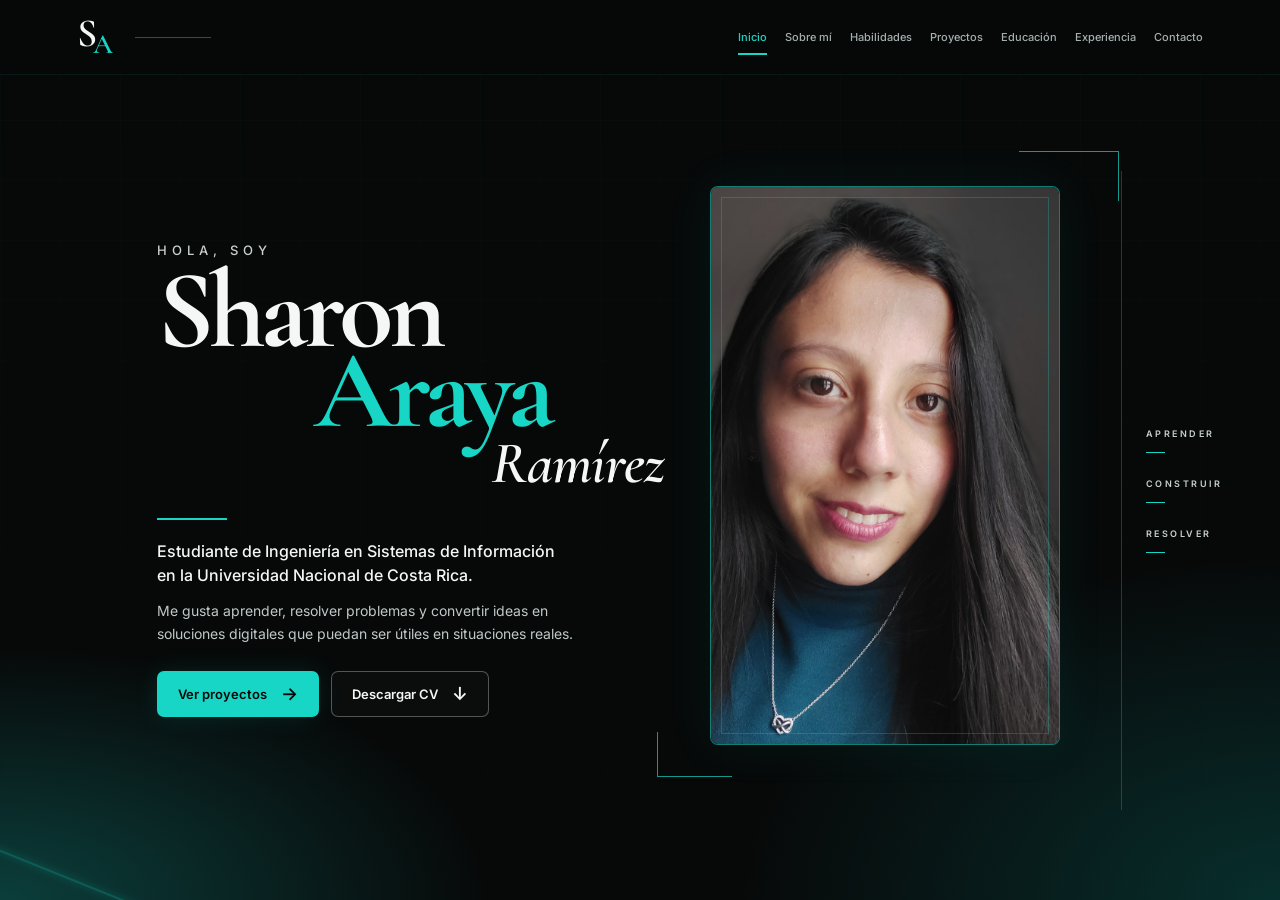
<file: index.html>
<!DOCTYPE html>
<html lang="es">
<head>
    <meta charset="UTF-8">
    <meta name="viewport" content="width=device-width, initial-scale=1.0">
    <meta name="description" content="Portafolio de Sharon Araya Ramírez, estudiante de Ingeniería en Sistemas de Información en la Universidad Nacional de Costa Rica.">
    <title>Sharon Araya | Ingeniería en Sistemas</title>

    <link rel="stylesheet" href="css/style.css">
    <link rel="stylesheet" href="css/header.css?v=3">
    <link rel="preconnect" href="https://fonts.googleapis.com">
    <link rel="preconnect" href="https://fonts.gstatic.com" crossorigin>
    <link
        href="https://fonts.googleapis.com/css2?family=Cormorant+Garamond:ital,wght@0,600;0,700;1,600&family=Inter:wght@400;500;600;700;800&display=swap"
        rel="stylesheet"
    >
</head>
<body>
    <div data-header-mount></div>

    <main>
        <section class="hero" id="inicio" aria-labelledby="hero-title">
            <div class="hero-grid" aria-hidden="true"></div>

            <div class="hero-content">
                <p class="hero-intro">HOLA, SOY</p>
                <h1 class="hero-name" id="hero-title">
                    <span class="name-first">Sharon</span>
                    <span class="name-last">Araya</span>
                    <span class="name-surname">Ramírez</span>
                </h1>

                <div class="hero-accent" aria-hidden="true"></div>

                <h2>
                    Estudiante de Ingeniería en Sistemas de Información<br>
                    en la Universidad Nacional de Costa Rica.
                </h2>
                <p class="hero-description">
                    Me gusta aprender, resolver problemas y convertir ideas en
                    soluciones digitales que puedan ser útiles en situaciones reales.
                </p>

                <div class="hero-buttons">
                    <a href="pages/proyectos.html" class="btn btn-primary">
                        Ver proyectos <span aria-hidden="true">→</span>
                    </a>
                    <a href="documents/CV%20SHARON%20ARAYA%20RAMIREZ.pdf" class="btn btn-secondary" download="CV-Sharon-Araya-Ramirez.pdf">
                        Descargar CV <span aria-hidden="true">↓</span>
                    </a>
                </div>
            </div>

            <div class="hero-image-container" aria-label="Fotografía de Sharon Araya Ramírez">
                <div class="tech-line line-one" aria-hidden="true"></div>
                <div class="tech-line line-two" aria-hidden="true"></div>
                <div class="image-frame">
                    <img src="images/foto.jpg" alt="Sharon Araya Ramírez">
                </div>
            </div>

            <aside class="hero-side-note" aria-label="Mi enfoque">
                <span>APRENDER</span>
                <span>CONSTRUIR</span>
                <span>RESOLVER</span>
            </aside>
        </section>
    </main>

    <script src="js/header-loader.js"></script>
    <script src="js/script.js"></script>
</body>
</html>
</file>
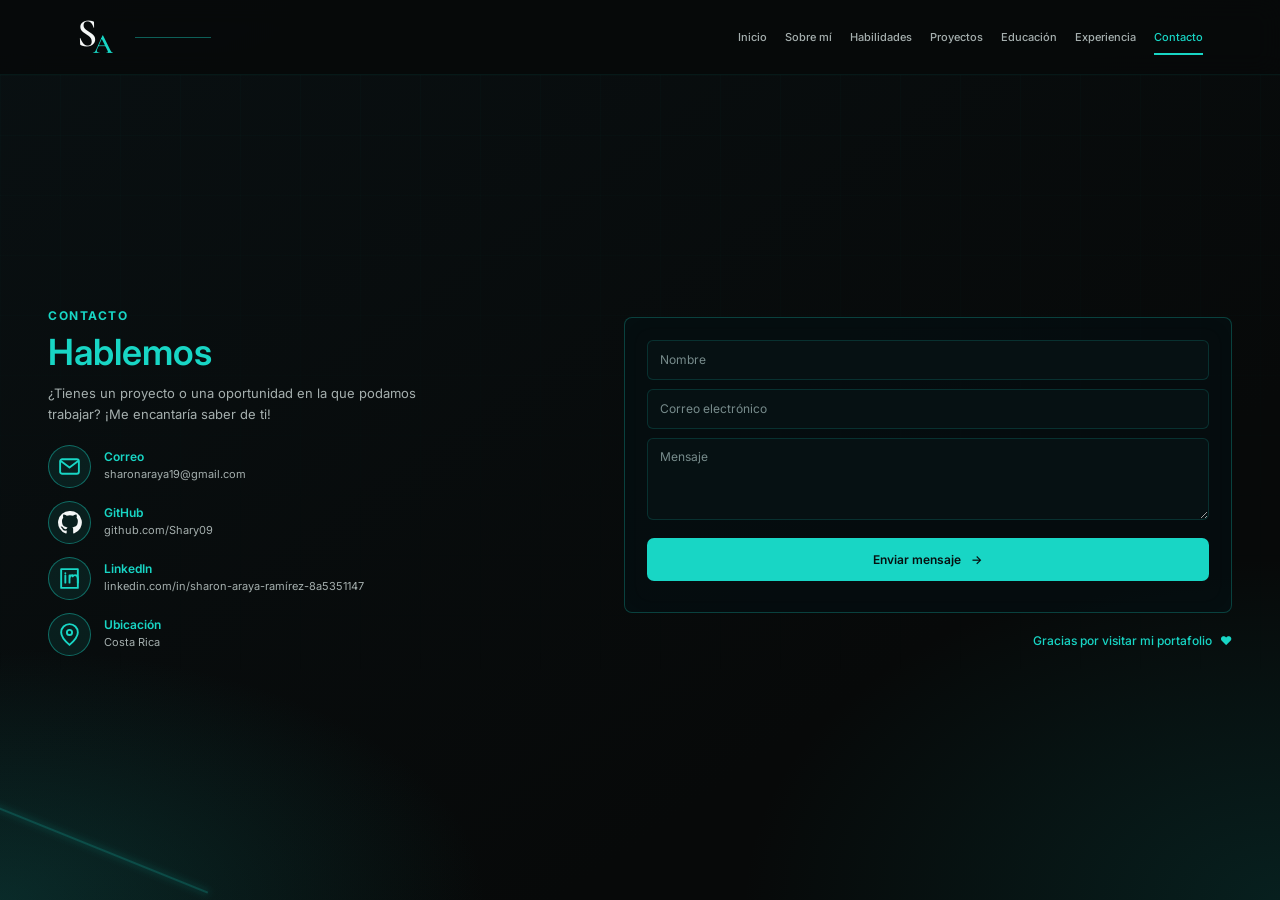
<file: pages/contacto.html>
<!DOCTYPE html>
<html lang="es">
<head>
    <meta charset="UTF-8">
    <meta name="viewport" content="width=device-width, initial-scale=1.0">
    <meta name="description" content="Contacta a Sharon Araya por correo, LinkedIn o GitHub.">
    <title>Contacto | Sharon Araya</title>
    <link rel="stylesheet" href="../css/header.css?v=3">
    <link rel="stylesheet" href="../css/contacto.css?v=3">
    <link rel="preconnect" href="https://fonts.googleapis.com">
    <link rel="preconnect" href="https://fonts.gstatic.com" crossorigin>
    <link href="https://fonts.googleapis.com/css2?family=Cormorant+Garamond:ital,wght@0,600;0,700;1,600&family=Inter:wght@400;500;600;700;800&display=swap" rel="stylesheet">
</head>
<body>
    <div class="site-frame">
        <div data-header-mount></div>

        <main class="contact-main">
            <div class="contact-grid" aria-hidden="true"></div>

            <div class="contact-content">
                <section class="contact-info" aria-labelledby="contact-title">
                    <p class="eyebrow">CONTACTO</p>
                    <h1 id="contact-title">Hablemos</h1>
                    <p class="contact-intro">¿Tienes un proyecto o una oportunidad en la que podamos trabajar? ¡Me encantaría saber de ti!</p>

                    <ul class="contact-list">
                        <li>
                            <span class="contact-icon" aria-hidden="true">
                                <svg viewBox="0 0 24 24"><rect x="3" y="5" width="18" height="14" rx="2"/><path d="m4 7 8 6 8-6"/></svg>
                            </span>
                            <span><strong>Correo</strong><a href="https://mail.google.com/mail/?view=cm&amp;fs=1&amp;to=sharonaraya19%40gmail.com" target="_blank" rel="noopener noreferrer">sharonaraya19@gmail.com</a></span>
                        </li>
                        <li>
                            <span class="contact-icon social-icon" aria-hidden="true">
                                <svg viewBox="0 0 24 24"><path d="M12 .9a11.1 11.1 0 0 0-3.5 21.6c.6.1.8-.2.8-.6v-2.1c-3.2.7-3.9-1.4-3.9-1.4-.5-1.3-1.3-1.7-1.3-1.7-1.1-.8.1-.8.1-.8 1.2.1 1.8 1.2 1.8 1.2 1.1 1.8 2.8 1.3 3.4 1 .1-.8.4-1.3.7-1.6-2.6-.3-5.3-1.3-5.3-5.8 0-1.3.5-2.4 1.2-3.2-.1-.3-.5-1.5.1-3.2 0 0 1-.3 3.3 1.2a11.6 11.6 0 0 1 6 0c2.3-1.5 3.3-1.2 3.3-1.2.6 1.7.2 2.9.1 3.2.8.8 1.2 1.9 1.2 3.2 0 4.5-2.7 5.5-5.3 5.8.4.3.8 1 .8 2v3.4c0 .4.2.7.8.6A11.1 11.1 0 0 0 12 .9Z"/></svg>
                            </span>
                            <span><strong>GitHub</strong><a href="https://github.com/Shary09" target="_blank" rel="noopener noreferrer">github.com/Shary09</a></span>
                        </li>
                        <li>
                            <span class="contact-icon" aria-hidden="true">
                                <svg viewBox="0 0 24 24"><path d="M4 3h16v18H4z"/><path d="M8 9v7M8 6.8v.1M12 16v-7h3v1c.5-.8 1.3-1.2 2.3-1.2 2 0 2.7 1.3 2.7 3.4V16M12 12c0-1.8 1.1-3.2 3-3.2"/></svg>
                            </span>
                            <span><strong>LinkedIn</strong><a href="https://www.linkedin.com/in/sharon-araya-ram%C3%ADrez-8a5351147" target="_blank" rel="noopener noreferrer">linkedin.com/in/sharon-araya-ramírez-8a5351147</a></span>
                        </li>
                        <li>
                            <span class="contact-icon" aria-hidden="true">
                                <svg viewBox="0 0 24 24"><path d="M20 10c0 5-8 12-8 12S4 15 4 10a8 8 0 1 1 16 0Z"/><circle cx="12" cy="10" r="2.5"/></svg>
                            </span>
                            <span><strong>Ubicación</strong><span class="contact-value">Costa Rica</span></span>
                        </li>
                    </ul>
                </section>

                <section class="contact-form-wrap" aria-label="Formulario de contacto">
                    <form class="contact-form">
                        <label class="visually-hidden" for="contact-name">Nombre</label>
                        <input id="contact-name" name="name" type="text" autocomplete="name" placeholder="Nombre" required>

                        <label class="visually-hidden" for="contact-email">Correo electrónico</label>
                        <input id="contact-email" name="email" type="email" autocomplete="email" placeholder="Correo electrónico" required>

                        <label class="visually-hidden" for="contact-message">Mensaje</label>
                        <textarea id="contact-message" name="message" placeholder="Mensaje" rows="4" required></textarea>

                        <button type="submit">Enviar mensaje <span aria-hidden="true">&rarr;</span></button>
                        <p class="form-status" role="status" aria-live="polite"></p>
                    </form>
                    <p class="thanks">Gracias por visitar mi portafolio <span aria-hidden="true">&#9829;</span></p>
                </section>
            </div>
        </main>
    </div>

    <script src="../js/header-loader.js"></script>
    <script src="../js/script.js"></script>
</body>
</html>
</file>
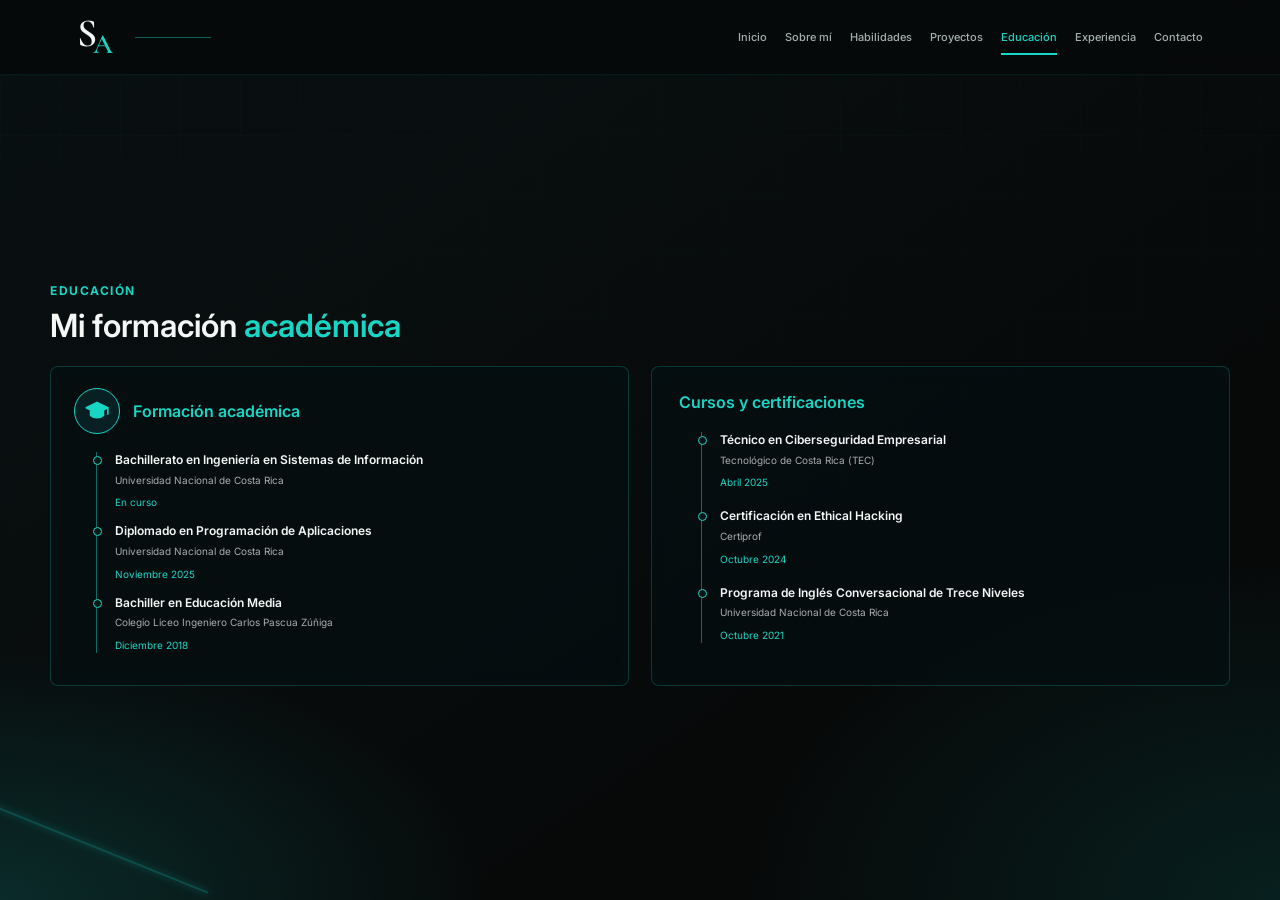
<file: pages/educacion.html>
<!DOCTYPE html>
<html lang="es">
<head>
    <meta charset="UTF-8">
    <meta name="viewport" content="width=device-width, initial-scale=1.0">
    <meta name="description" content="Formación académica, cursos y certificaciones de Sharon Araya.">
    <title>Educación | Sharon Araya</title>
    <link rel="stylesheet" href="../css/header.css?v=3">
    <link rel="stylesheet" href="../css/educacion.css?v=3">
    <link rel="preconnect" href="https://fonts.googleapis.com">
    <link rel="preconnect" href="https://fonts.gstatic.com" crossorigin>
    <link href="https://fonts.googleapis.com/css2?family=Cormorant+Garamond:ital,wght@0,600;0,700;1,600&family=Inter:wght@400;500;600;700;800&display=swap" rel="stylesheet">
</head>
<body>
    <div class="site-frame">
        <div data-header-mount></div>

        <main class="education-main">
            <div class="education-grid" aria-hidden="true"></div>

            <div class="education-content">
                <section class="education-heading" aria-labelledby="education-title">
                    <p class="eyebrow">EDUCACIÓN</p>
                    <h1 id="education-title">Mi formación <span>académica</span></h1>
                </section>

                <div class="education-panels">
                    <section class="education-panel degree-panel" aria-labelledby="degree-title">
                        <div class="panel-heading">
                            <span class="panel-icon" aria-hidden="true">
                                <svg viewBox="0 0 24 24"><path d="m2 9 10-5 10 5-10 5L2 9Z"/><path d="M6 11v5c3.5 3 8.5 3 12 0v-5M22 9v6"/></svg>
                            </span>
                            <h2 id="degree-title">Formación académica</h2>
                        </div>
                        <ol class="timeline-list">
                            <li>
                                <h3>Bachillerato en Ingeniería en Sistemas de Información</h3>
                                <p>Universidad Nacional de Costa Rica </p>
                                <time datetime="2019-02">En curso</time>
                            </li>
                            <li>
                                <h3>Diplomado en Programación de Aplicaciones</h3>
                                <p>Universidad Nacional de Costa Rica</p>
                                <time datetime="2025-11">Noviembre 2025</time>
                            </li>
                            <li>
                                <h3>Bachiller en Educación Media</h3>
                                <p>Colegio Liceo Ingeniero Carlos Pascua Zúñiga</p>
                                <time datetime="2018-12">Diciembre 2018</time>
                            </li>
                        </ol>
                    </section>

                    <section class="education-panel courses-panel" aria-labelledby="courses-title">
                        <h2 id="courses-title">Cursos y certificaciones</h2>
                        <ol class="credential-list">
                            <li>
                                <h3>Técnico en Ciberseguridad Empresarial</h3>
                                <p>Tecnológico de Costa Rica (TEC)</p>
                                <time datetime="2025-04">Abril 2025</time>
                            </li>
                            <li>
                                <h3>Certificación en Ethical Hacking</h3>
                                <p>Certiprof</p>
                                <time datetime="2024-10">Octubre 2024</time>
                            </li>
                            <li>
                                <h3>Programa de Inglés Conversacional de Trece Niveles</h3>
                                <p>Universidad Nacional de Costa Rica</p>
                                <time datetime="2021-10">Octubre 2021</time>
                            </li>
                        </ol>
                    </section>
                </div>
            </div>
        </main>
    </div>

    <script src="../js/header-loader.js"></script>
    <script src="../js/script.js"></script>
</body>
</html>
</file>
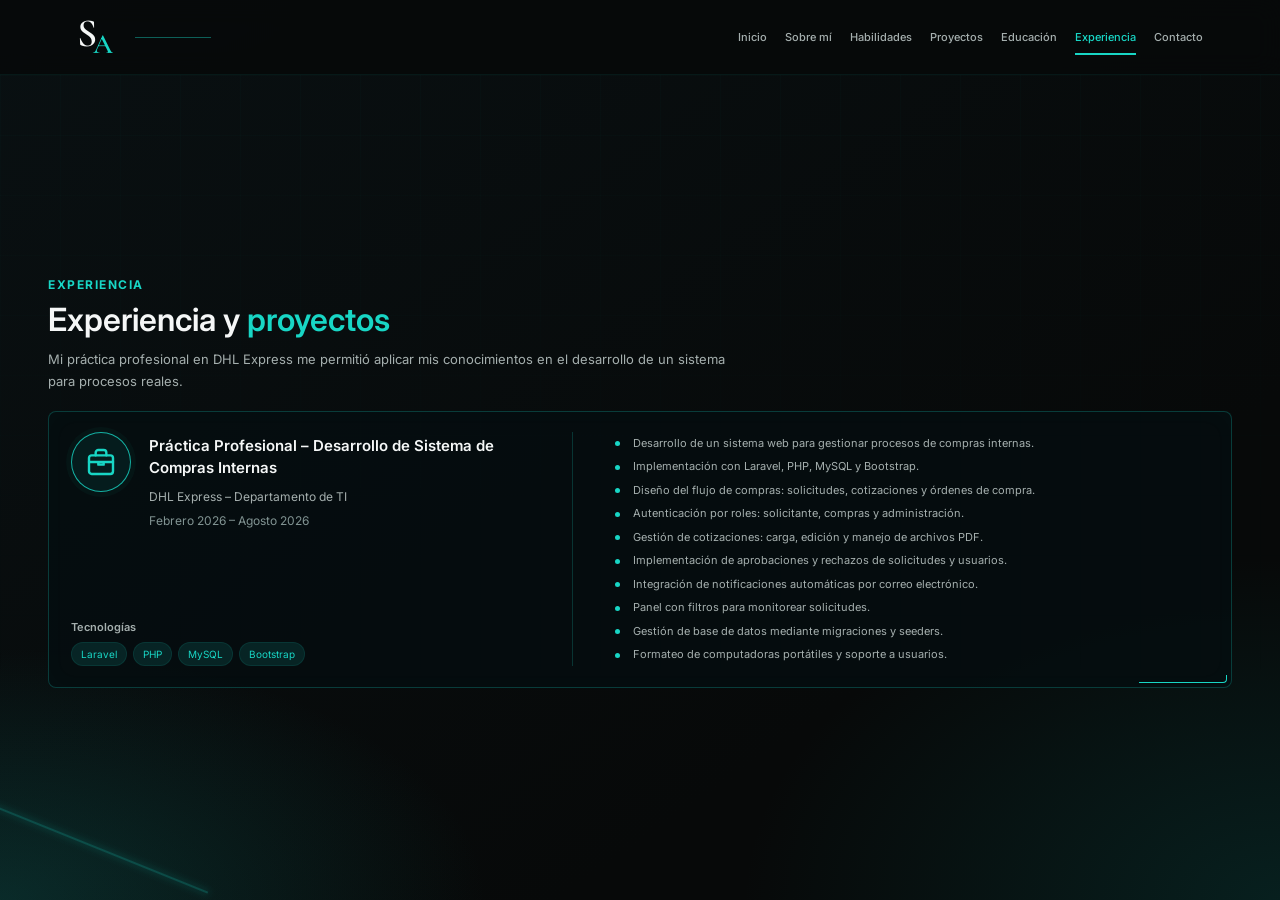
<file: pages/experiencia.html>
<!DOCTYPE html>
<html lang="es">
<head>
    <meta charset="UTF-8">
    <meta name="viewport" content="width=device-width, initial-scale=1.0">
    <meta name="description" content="Experiencia profesional de Sharon Araya en el desarrollo de un sistema de compras internas para DHL Express.">
    <title>Experiencia | Sharon Araya</title>
    <link rel="stylesheet" href="../css/header.css?v=3">
    <link rel="stylesheet" href="../css/experiencia.css?v=3">
    <link rel="preconnect" href="https://fonts.googleapis.com">
    <link rel="preconnect" href="https://fonts.gstatic.com" crossorigin>
    <link href="https://fonts.googleapis.com/css2?family=Cormorant+Garamond:ital,wght@0,600;0,700;1,600&family=Inter:wght@400;500;600;700;800&display=swap" rel="stylesheet">
</head>
<body>
    <div class="site-frame">
        <div data-header-mount></div>

        <main class="experience-main">
            <div class="experience-grid" aria-hidden="true"></div>

            <div class="experience-content">
                <section class="experience-heading" aria-labelledby="experience-title">
                    <p class="eyebrow">EXPERIENCIA</p>
                    <h1 id="experience-title">Experiencia y <span>proyectos</span></h1>
                    <p>Mi práctica profesional en DHL Express me permitió aplicar mis conocimientos en el desarrollo de un sistema para procesos reales.</p>
                </section>

                <article class="experience-card" aria-labelledby="internship-title">
                    <section class="experience-summary">
                        <div class="role-heading">
                            <span class="role-icon" aria-hidden="true">
                                <svg viewBox="0 0 24 24"><rect x="3" y="7" width="18" height="14" rx="2"/><path d="M8 7V5a2 2 0 0 1 2-2h4a2 2 0 0 1 2 2v2M3 12h18M10 12v2h4v-2"/></svg>
                            </span>
                            <div>
                                <h2 id="internship-title">Práctica Profesional – Desarrollo de Sistema de Compras Internas</h2>
                                <p class="employer">DHL Express – Departamento de TI</p>
                                <p class="date"><time datetime="2026-02">Febrero 2026</time> – <time datetime="2026-08">Agosto 2026</time></p>
                            </div>
                        </div>
                        <div class="technology-list">
                            <h3>Tecnologías</h3>
                            <ul aria-label="Tecnologías utilizadas">
                                <li>Laravel</li>
                                <li>PHP</li>
                                <li>MySQL</li>
                                <li>Bootstrap</li>
                            </ul>
                        </div>
                    </section>

                    <section class="responsibilities" aria-label="Responsabilidades y logros">
                        <ul>
                            <li>Desarrollo de un sistema web para gestionar procesos de compras internas.</li>
                            <li>Implementación con Laravel, PHP, MySQL y Bootstrap.</li>
                            <li>Diseño del flujo de compras: solicitudes, cotizaciones y órdenes de compra.</li>
                            <li>Autenticación por roles: solicitante, compras y administración.</li>
                            <li>Gestión de cotizaciones: carga, edición y manejo de archivos PDF.</li>
                            <li>Implementación de aprobaciones y rechazos de solicitudes y usuarios.</li>
                            <li>Integración de notificaciones automáticas por correo electrónico.</li>
                            <li>Panel con filtros para monitorear solicitudes.</li>
                            <li>Gestión de base de datos mediante migraciones y seeders.</li>
                            <li>Formateo de computadoras portátiles y soporte a usuarios.</li>
                        </ul>
                    </section>
                    <span class="card-accent" aria-hidden="true"></span>
                </article>
            </div>
        </main>
    </div>

    <script src="../js/header-loader.js"></script>
    <script src="../js/script.js"></script>
</body>
</html>
</file>
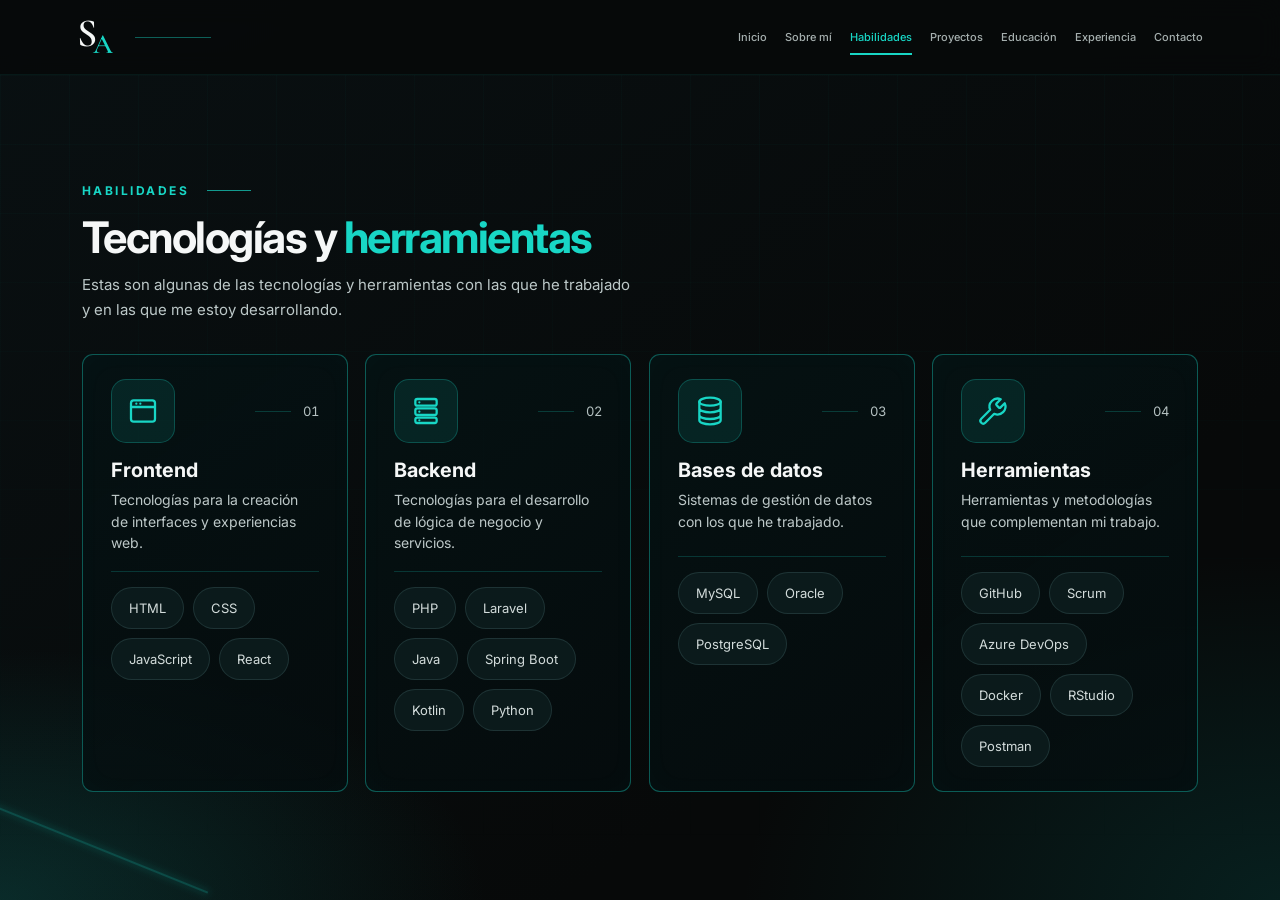
<file: pages/habilidades.html>
<!DOCTYPE html>
<html lang="es">
<head>
    <meta charset="UTF-8">
    <meta name="viewport" content="width=device-width, initial-scale=1.0">
    <meta name="description" content="Tecnologías y herramientas que Sharon Araya utiliza y continúa desarrollando.">
    <title>Habilidades | Sharon Araya</title>
    <link rel="stylesheet" href="../css/header.css?v=3">
    <link rel="stylesheet" href="../css/habilidades.css?v=3">
    <link rel="preconnect" href="https://fonts.googleapis.com">
    <link rel="preconnect" href="https://fonts.gstatic.com" crossorigin>
    <link href="https://fonts.googleapis.com/css2?family=Cormorant+Garamond:ital,wght@0,600;0,700;1,600&family=Inter:wght@400;500;600;700;800&display=swap" rel="stylesheet">
</head>
<body>
    <div class="site-frame">
        <div data-header-mount></div>

        <main class="skills-main">
            <div class="skills-grid" aria-hidden="true"></div>

            <div class="skills-content">
                <section class="skills-heading" aria-labelledby="skills-title">
                    <p class="eyebrow">HABILIDADES</p>
                    <h1 id="skills-title">Tecnologías y <span>herramientas</span></h1>
                    <p class="intro-text">Estas son algunas de las tecnologías y herramientas con las que he trabajado<br class="desktop-break"> y en las que me estoy desarrollando.</p>
                </section>

                <section class="skills-cards" aria-label="Tecnologías y herramientas por categoría">
                    <article class="skill-card">
                        <div class="card-topline">
                            <span class="icon-bubble" aria-hidden="true">
                                <svg viewBox="0 0 24 24"><rect x="3" y="4" width="18" height="16" rx="2"/><path d="M3 9h18M7 6.5h.01M10 6.5h.01"/></svg>
                            </span>
                            <span class="card-number">01</span>
                        </div>
                        <h2>Frontend</h2>
                        <p class="card-description">Tecnologías para la creación de interfaces y experiencias web.</p>
                        <ul class="technology-list" aria-label="Tecnologías frontend">
                            <li>HTML</li>
                            <li>CSS</li>
                            <li>JavaScript</li>
                            <li>React</li>
                        </ul>
                    </article>

                    <article class="skill-card">
                        <div class="card-topline">
                            <span class="icon-bubble" aria-hidden="true">
                                <svg viewBox="0 0 24 24"><rect x="4" y="3" width="16" height="5" rx="1.5"/><rect x="4" y="10" width="16" height="5" rx="1.5"/><rect x="4" y="17" width="16" height="4" rx="1.5"/><path d="M7 5.5h.01M7 12.5h.01M7 19h.01"/></svg>
                            </span>
                            <span class="card-number">02</span>
                        </div>
                        <h2>Backend</h2>
                        <p class="card-description">Tecnologías para el desarrollo de lógica de negocio y servicios.</p>
                        <ul class="technology-list" aria-label="Tecnologías backend">
                            <li>PHP</li>
                            <li>Laravel</li>
                            <li>Java</li>
                            <li>Spring Boot</li>
                            <li>Kotlin</li>
                            <li>Python</li>
                        </ul>
                    </article>

                    <article class="skill-card">
                        <div class="card-topline">
                            <span class="icon-bubble" aria-hidden="true">
                                <svg viewBox="0 0 24 24"><ellipse cx="12" cy="5" rx="8" ry="3"/><path d="M4 5v14c0 1.7 3.6 3 8 3s8-1.3 8-3V5M4 10c0 1.7 3.6 3 8 3s8-1.3 8-3M4 15c0 1.7 3.6 3 8 3s8-1.3 8-3"/></svg>
                            </span>
                            <span class="card-number">03</span>
                        </div>
                        <h2>Bases de datos</h2>
                        <p class="card-description">Sistemas de gestión de datos con los que he trabajado.</p>
                        <ul class="technology-list" aria-label="Bases de datos">
                            <li>MySQL</li>
                            <li>Oracle</li>
                            <li>PostgreSQL</li>
                        </ul>
                    </article>

                    <article class="skill-card">
                        <div class="card-topline">
                            <span class="icon-bubble" aria-hidden="true">
                                <svg viewBox="0 0 24 24"><path d="M14.7 6.3a1 1 0 0 0 0 1.4l1.6 1.6a1 1 0 0 0 1.4 0l3.1-3.1a6 6 0 0 1-7.9 7.9l-6.7 6.7a2.1 2.1 0 0 1-3-3l6.7-6.7a6 6 0 0 1 7.9-7.9l-3.1 3.1Z"/></svg>
                            </span>
                            <span class="card-number">04</span>
                        </div>
                        <h2>Herramientas</h2>
                        <p class="card-description">Herramientas y metodologías que complementan mi trabajo.</p>
                        <ul class="technology-list" aria-label="Herramientas y metodologías">
                            <li>GitHub</li>
                            <li>Scrum</li>
                            <li>Azure DevOps</li>
                            <li>Docker</li>
                            <li>RStudio</li>
                            <li>Postman</li>
                        </ul>
                    </article>
                </section>
            </div>
        </main>
    </div>

    <script src="../js/header-loader.js"></script>
    <script src="../js/script.js"></script>
</body>
</html>
</file>
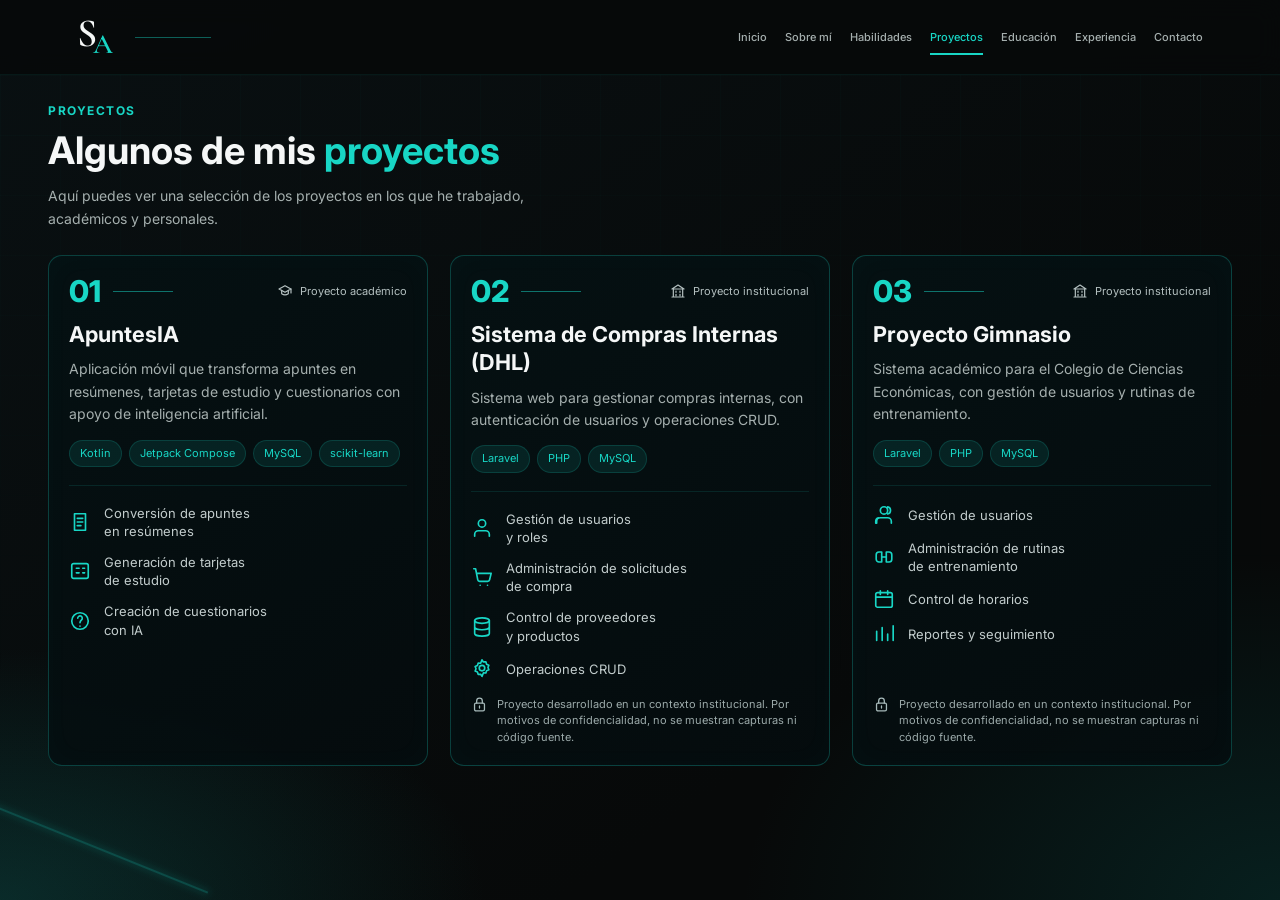
<file: pages/proyectos.html>
<!DOCTYPE html>
<html lang="es">
<head>
    <meta charset="UTF-8">
    <meta name="viewport" content="width=device-width, initial-scale=1.0">
    <meta name="description" content="Proyectos académicos y personales de Sharon Araya en desarrollo web, backend y programación.">
    <title>Proyectos | Sharon Araya</title>
    <link rel="stylesheet" href="../css/header.css?v=3">
    <link rel="stylesheet" href="../css/proyectos.css?v=3">
    <link rel="preconnect" href="https://fonts.googleapis.com">
    <link rel="preconnect" href="https://fonts.gstatic.com" crossorigin>
    <link href="https://fonts.googleapis.com/css2?family=Cormorant+Garamond:ital,wght@0,600;0,700;1,600&family=Inter:wght@400;500;600;700;800&display=swap" rel="stylesheet">
</head>
<body>
    <div class="site-frame">
        <div data-header-mount></div>

        <main class="projects-main">
            <div class="projects-grid" aria-hidden="true"></div>

            <div class="projects-content">
                <section class="projects-heading" aria-labelledby="projects-title">
                    <p class="eyebrow">PROYECTOS</p>
                    <h1 id="projects-title">Algunos de mis <span>proyectos</span></h1>
                    <p>Aquí puedes ver una selección de los proyectos en los que he trabajado,<br class="desktop-break"> académicos y personales.</p>
                </section>

                <section class="project-cards" aria-label="Proyectos seleccionados">
                    <article class="project-card">
                        <div class="project-details">
                            <header class="project-card-header">
                                <span class="project-number" aria-hidden="true">01</span>
                                <span class="project-type">
                                    <svg aria-hidden="true" focusable="false" viewBox="0 0 24 24"><path d="m3 9 9-5 9 5-9 5-9-5Z"/><path d="M7 11v5c3 2 7 2 10 0v-5M21 9v6"/></svg>
                                    Proyecto académico
                                </span>
                            </header>
                            <h2>ApuntesIA</h2>
                            <p class="project-description">Aplicación móvil que transforma apuntes en resúmenes, tarjetas de estudio y cuestionarios con apoyo de inteligencia artificial.</p>
                            <ul class="tech-tags" aria-label="Tecnologías">
                                <li>Kotlin</li><li>Jetpack Compose</li><li>MySQL</li><li>scikit-learn</li>
                            </ul>
                            <ul class="project-features" aria-label="Características principales">
                                <li>
                                    <svg aria-hidden="true" focusable="false" viewBox="0 0 24 24"><path d="M6 3h12v18H6z"/><path d="M9 8h6M9 12h6M9 16h4"/></svg>
                                    <span>Conversión de apuntes<br>en resúmenes</span>
                                </li>
                                <li>
                                    <svg aria-hidden="true" focusable="false" viewBox="0 0 24 24"><rect x="3" y="4" width="18" height="16" rx="2"/><path d="M8 9h3M8 14h3M15 9h2M15 14h2"/></svg>
                                    <span>Generación de tarjetas<br>de estudio</span>
                                </li>
                                <li>
                                    <svg aria-hidden="true" focusable="false" viewBox="0 0 24 24"><circle cx="12" cy="12" r="9"/><path d="M9.5 9a2.5 2.5 0 1 1 4.2 1.8c-1.1 1-1.7 1.4-1.7 3M12 17.5v.1"/></svg>
                                    <span>Creación de cuestionarios<br>con IA</span>
                                </li>
                            </ul>
                        </div>
                    </article>

                    <article class="project-card">
                        <div class="project-details">
                            <header class="project-card-header">
                                <span class="project-number" aria-hidden="true">02</span>
                                <span class="project-type">
                                    <svg aria-hidden="true" focusable="false" viewBox="0 0 24 24"><path d="M3 21h18M5 21V9h14v12M3 9l9-6 9 6M9 12v2M15 12v2M9 17v2M15 17v2"/></svg>
                                    Proyecto institucional
                                </span>
                            </header>
                            <h2>Sistema de Compras Internas (DHL)</h2>
                            <p class="project-description">Sistema web para gestionar compras internas, con autenticación de usuarios y operaciones CRUD.</p>
                            <ul class="tech-tags" aria-label="Tecnologías">
                                <li>Laravel</li><li>PHP</li><li>MySQL</li>
                            </ul>
                            <ul class="project-features" aria-label="Características principales">
                                <li>
                                    <svg aria-hidden="true" focusable="false" viewBox="0 0 24 24"><path d="M20 21v-2a4 4 0 0 0-4-4H8a4 4 0 0 0-4 4v2M12 11a4 4 0 1 0 0-8 4 4 0 0 0 0 8Z"/></svg>
                                    <span>Gestión de usuarios<br>y roles</span>
                                </li>
                                <li>
                                    <svg aria-hidden="true" focusable="false" viewBox="0 0 24 24"><path d="M3 3h2l2.4 12.2a2 2 0 0 0 2 1.6h8.8a2 2 0 0 0 2-1.6L22 8H6M10 21h.01M18 21h.01"/></svg>
                                    <span>Administración de solicitudes<br>de compra</span>
                                </li>
                                <li>
                                    <svg aria-hidden="true" focusable="false" viewBox="0 0 24 24"><ellipse cx="12" cy="5" rx="8" ry="3"/><path d="M4 5v14c0 1.7 3.6 3 8 3s8-1.3 8-3V5M4 12c0 1.7 3.6 3 8 3s8-1.3 8-3"/></svg>
                                    <span>Control de proveedores<br>y productos</span>
                                </li>
                                <li>
                                    <svg aria-hidden="true" focusable="false" viewBox="0 0 24 24"><path d="m12 2 1.5 2.3 2.7-.1.8 2.6 2.5 1-1 2.5 1 2.5-2.5 1-.8 2.6-2.7-.1L12 20l-1.5-2.3-2.7.1-.8-2.6-2.5-1 1-2.5-1-2.5 2.5-1 .8-2.6 2.7.1L12 2Z"/><circle cx="12" cy="11" r="3"/></svg>
                                    <span>Operaciones CRUD</span>
                                </li>
                            </ul>
                            <p class="project-note">
                                <svg aria-hidden="true" focusable="false" viewBox="0 0 24 24"><rect x="5" y="10" width="14" height="11" rx="2"/><path d="M8 10V7a4 4 0 0 1 8 0v3M12 14v3"/></svg>
                                <span>Proyecto desarrollado en un contexto institucional. Por motivos de confidencialidad, no se muestran capturas ni código fuente.</span>
                            </p>
                        </div>
                    </article>

                    <article class="project-card">
                        <div class="project-details">
                            <header class="project-card-header">
                                <span class="project-number" aria-hidden="true">03</span>
                                <span class="project-type">
                                    <svg aria-hidden="true" focusable="false" viewBox="0 0 24 24"><path d="M3 21h18M5 21V9h14v12M3 9l9-6 9 6M9 12v2M15 12v2M9 17v2M15 17v2"/></svg>
                                    Proyecto institucional
                                </span>
                            </header>
                            <h2>Proyecto Gimnasio</h2>
                            <p class="project-description">Sistema académico para el Colegio de Ciencias Económicas, con gestión de usuarios y rutinas de entrenamiento.</p>
                            <ul class="tech-tags" aria-label="Tecnologías">
                                <li>Laravel</li><li>PHP</li><li>MySQL</li>
                            </ul>
                            <ul class="project-features" aria-label="Características principales">
                                <li>
                                    <svg aria-hidden="true" focusable="false" viewBox="0 0 24 24"><path d="M20 21v-2a4 4 0 0 0-4-4H8a4 4 0 0 0-4 4v2M12 11a4 4 0 1 0 0-8 4 4 0 0 0 0 8ZM3 21v-2a4 4 0 0 1 3-3.9M16 3.1a4 4 0 0 1 0 7.8"/></svg>
                                    <span>Gestión de usuarios</span>
                                </li>
                                <li>
                                    <svg aria-hidden="true" focusable="false" viewBox="0 0 24 24"><path d="M6.5 6.5h3v11h-3a3 3 0 0 1-3-3v-5a3 3 0 0 1 3-3ZM17.5 6.5h-3v11h3a3 3 0 0 0 3-3v-5a3 3 0 0 0-3-3ZM9.5 12h5"/></svg>
                                    <span>Administración de rutinas<br>de entrenamiento</span>
                                </li>
                                <li>
                                    <svg aria-hidden="true" focusable="false" viewBox="0 0 24 24"><rect x="3" y="5" width="18" height="16" rx="2"/><path d="M16 3v4M8 3v4M3 10h18"/></svg>
                                    <span>Control de horarios</span>
                                </li>
                                <li>
                                    <svg aria-hidden="true" focusable="false" viewBox="0 0 24 24"><path d="M4 19V9M10 19V5M16 19v-7M22 19V3"/></svg>
                                    <span>Reportes y seguimiento</span>
                                </li>
                            </ul>
                            <p class="project-note">
                                <svg aria-hidden="true" focusable="false" viewBox="0 0 24 24"><rect x="5" y="10" width="14" height="11" rx="2"/><path d="M8 10V7a4 4 0 0 1 8 0v3M12 14v3"/></svg>
                                <span>Proyecto desarrollado en un contexto institucional. Por motivos de confidencialidad, no se muestran capturas ni código fuente.</span>
                            </p>
                        </div>
                    </article>
                </section>
            </div>
        </main>
    </div>

    <script src="../js/header-loader.js"></script>
    <script src="../js/script.js"></script>
</body>
</html>
</file>
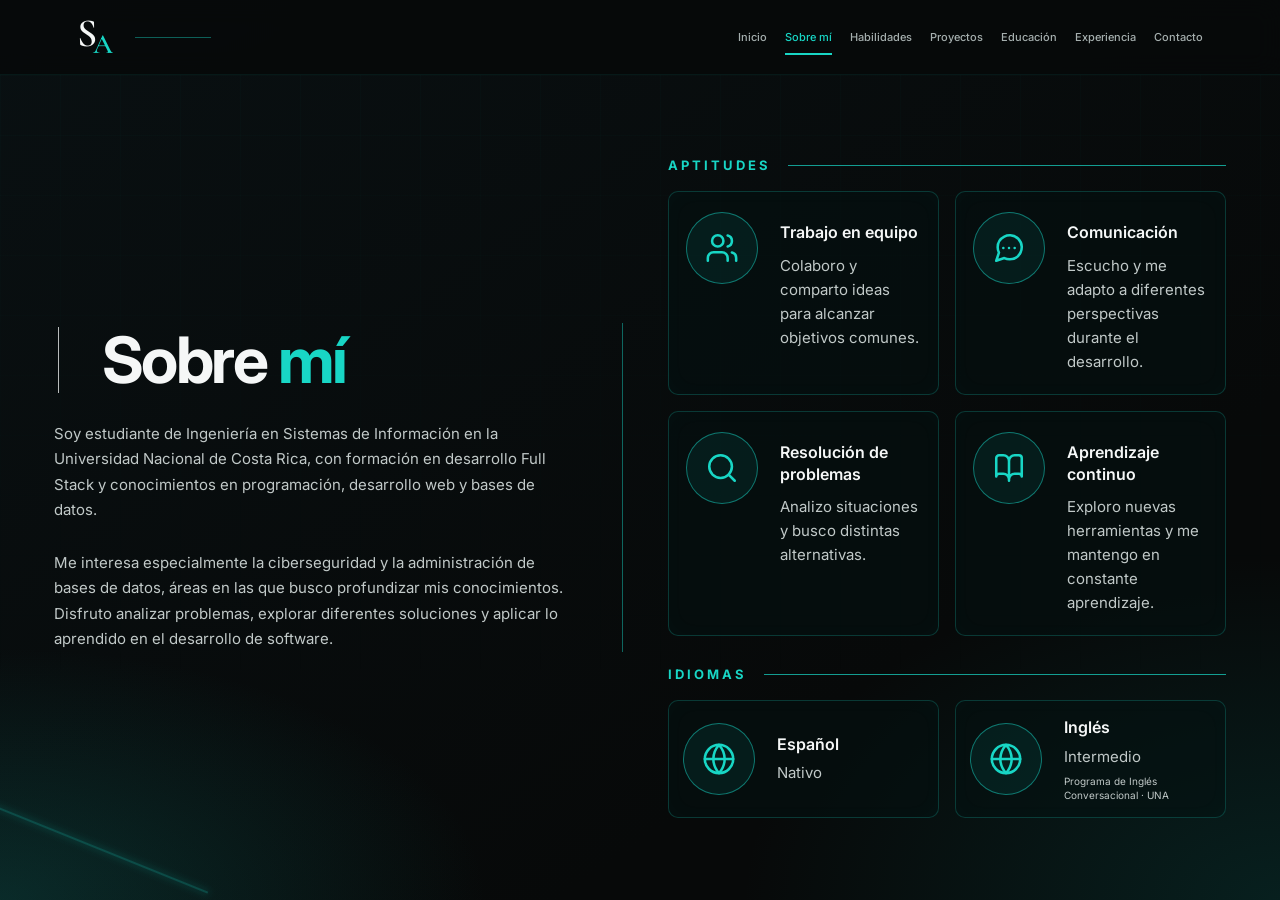
<file: pages/sobre-mi.html>
<!DOCTYPE html>
<html lang="es">
<head>
    <meta charset="UTF-8">
    <meta name="viewport" content="width=device-width, initial-scale=1.0">
    <meta name="description" content="Conoce más sobre Sharon Araya, estudiante de Ingeniería en Sistemas en la Universidad Nacional de Costa Rica.">
    <title>Sobre mí | Sharon Araya</title>
    <link rel="stylesheet" href="../css/header.css?v=3">
    <link rel="stylesheet" href="../css/sobre-mi.css?v=3">
    <link rel="preconnect" href="https://fonts.googleapis.com">
    <link rel="preconnect" href="https://fonts.gstatic.com" crossorigin>
    <link href="https://fonts.googleapis.com/css2?family=Cormorant+Garamond:ital,wght@0,600;0,700;1,600&family=Inter:wght@400;500;600;700;800&display=swap" rel="stylesheet">
</head>
<body>
    <div class="site-frame">
        <div data-header-mount></div>

        <main class="about-page">
            <div class="about-grid" aria-hidden="true"></div>

            <section class="about-shell" aria-labelledby="about-title">
                <div class="about-copy">
                    <h1 id="about-title">Sobre <span>mí</span></h1>
                    <div class="about-biography">
                        <p>
                            Soy estudiante de Ingeniería en Sistemas de Información en la Universidad Nacional de Costa Rica, con formación en desarrollo Full Stack y conocimientos en programación, desarrollo web y bases de datos.
                        </p>
                        <p>
                            Me interesa especialmente la ciberseguridad y la administración de bases de datos, áreas en las que busco profundizar mis conocimientos. Disfruto analizar problemas, explorar diferentes soluciones y aplicar lo aprendido en el desarrollo de software.
                        </p>
                    </div>
                </div>

                <div class="about-details">
                    <section class="detail-section" aria-labelledby="aptitudes-title">
                        <h2 class="detail-heading" id="aptitudes-title"><span>Aptitudes</span></h2>
                        <div class="detail-cards">
                            <article class="detail-card">
                                <span class="icon-bubble" aria-hidden="true">
                                    <svg viewBox="0 0 24 24"><path d="M16 21v-2a4 4 0 0 0-4-4H6a4 4 0 0 0-4 4v2M9 11a4 4 0 1 0 0-8 4 4 0 0 0 0 8ZM22 21v-2a4 4 0 0 0-3-3.87M16 3.13a4 4 0 0 1 0 7.75"/></svg>
                                </span>
                                <div class="detail-copy">
                                    <h3>Trabajo en equipo</h3>
                                    <p>Colaboro y comparto ideas para alcanzar objetivos comunes.</p>
                                </div>
                            </article>
                            <article class="detail-card">
                                <span class="icon-bubble" aria-hidden="true">
                                    <svg viewBox="0 0 24 24"><path d="M21 11.5a8.4 8.4 0 0 1-.9 3.8 8.5 8.5 0 0 1-7.6 4.7 8.4 8.4 0 0 1-3.8-.9L3 21l1.9-5.7a8.4 8.4 0 0 1-.9-3.8 8.5 8.5 0 0 1 4.7-7.6 8.4 8.4 0 0 1 3.8-.9h.5a8.5 8.5 0 0 1 8 8v.5Z"/><path d="M8 12h.01M12 12h.01M16 12h.01"/></svg>
                                </span>
                                <div class="detail-copy">
                                    <h3>Comunicación</h3>
                                    <p>Escucho y me adapto a diferentes perspectivas durante el desarrollo.</p>
                                </div>
                            </article>
                            <article class="detail-card">
                                <span class="icon-bubble" aria-hidden="true">
                                    <svg viewBox="0 0 24 24"><circle cx="11" cy="11" r="8"/><path d="m21 21-4.35-4.35"/></svg>
                                </span>
                                <div class="detail-copy">
                                    <h3>Resolución de problemas</h3>
                                    <p>Analizo situaciones y busco distintas alternativas.</p>
                                </div>
                            </article>
                            <article class="detail-card">
                                <span class="icon-bubble" aria-hidden="true">
                                    <svg viewBox="0 0 24 24"><path d="M12 7v14M3 18V5a2 2 0 0 1 2-2h3a4 4 0 0 1 4 4 4 4 0 0 1 4-4h3a2 2 0 0 1 2 2v13M3 18a2 2 0 0 1 2-2h3a4 4 0 0 1 4 4 4 4 0 0 1 4-4h3a2 2 0 0 1 2 2"/></svg>
                                </span>
                                <div class="detail-copy">
                                    <h3>Aprendizaje continuo</h3>
                                    <p>Exploro nuevas herramientas y me mantengo en constante aprendizaje.</p>
                                </div>
                            </article>
                        </div>
                    </section>

                    <section class="detail-section languages-section" aria-labelledby="languages-title">
                        <h2 class="detail-heading" id="languages-title"><span>Idiomas</span></h2>
                        <div class="detail-cards language-cards">
                            <article class="detail-card language-card">
                                <span class="icon-bubble" aria-hidden="true">
                                    <svg viewBox="0 0 24 24"><circle cx="12" cy="12" r="10"/><path d="M2 12h20M12 2a15.3 15.3 0 0 1 4 10 15.3 15.3 0 0 1-4 10 15.3 15.3 0 0 1-4-10 15.3 15.3 0 0 1 4-10Z"/></svg>
                                </span>
                                <div class="detail-copy">
                                    <h3>Español</h3>
                                    <p>Nativo</p>
                                </div>
                            </article>
                            <article class="detail-card language-card">
                                <span class="icon-bubble" aria-hidden="true">
                                    <svg viewBox="0 0 24 24"><circle cx="12" cy="12" r="10"/><path d="M2 12h20M12 2a15.3 15.3 0 0 1 4 10 15.3 15.3 0 0 1-4 10 15.3 15.3 0 0 1-4-10 15.3 15.3 0 0 1 4-10Z"/></svg>
                                </span>
                                <div class="detail-copy">
                                    <h3>Inglés</h3>
                                    <p>Intermedio</p>
                                    <small>Programa de Inglés Conversacional · UNA</small>
                                </div>
                            </article>
                        </div>
                    </section>
                </div>
            </section>

        </main>
    </div>

    <script src="../js/header-loader.js"></script>
    <script src="../js/script.js"></script>
</body>
</html>
</file>
<file: css/style.css>
:root {
    --black: #070909;
    --black-light: #0d1111;
    --turquoise: #18d6c5;
    --turquoise-dark: #0fa89b;
    --white: #f5f7f7;
    --gray: #a5afae;
    --gray-dark: #26302f;
}

* {
    box-sizing: border-box;
    margin: 0;
    padding: 0;
}

html {
    scroll-behavior: smooth;
}

body {
    min-height: 100vh;
    overflow-x: hidden;
    background: var(--black);
    color: var(--white);
    font-family: "Inter", sans-serif;
}

a {
    color: inherit;
    text-decoration: none;
}

.hero {
    position: relative;
    display: flex;
    min-height: 100svh;
    align-items: center;
    gap: clamp(30px, 5vw, 78px);
    overflow: hidden;
    padding: 105px 12.3% 54px;
    isolation: isolate;
    background:
        radial-gradient(ellipse 38% 28% at 0% 100%, rgba(15, 125, 118, 0.46), transparent 100%),
        radial-gradient(ellipse 42% 38% at 100% 100%, rgba(8, 103, 98, 0.4), transparent 100%);
}

.hero-grid {
    position: absolute;
    z-index: -2;
    inset: 0;
    background-image:
        linear-gradient(rgba(24, 214, 197, 0.018) 1px, transparent 1px),
        linear-gradient(90deg, rgba(24, 214, 197, 0.018) 1px, transparent 1px);
    background-size: 60px 60px;
    mask-image: linear-gradient(to bottom, #000 5%, transparent 96%);
    pointer-events: none;
}

.hero::after {
    position: absolute;
    z-index: -1;
    bottom: 58px;
    left: -24px;
    width: min(23vw, 250px);
    height: 2px;
    transform: rotate(22deg);
    transform-origin: left center;
    background: rgba(24, 214, 197, 0.24);
    box-shadow: 0 0 7px 1px rgba(24, 214, 197, 0.18);
    filter: blur(0.7px);
    content: "";
    pointer-events: none;
}

.hero-content {
    position: relative;
    z-index: 2;
    width: min(54%, 660px);
    flex: 0 0 min(54%, 660px);
    padding-top: 8px;
}

.hero-intro {
    margin-bottom: 13px;
    color: #c9d0cf;
    font-size: 13px;
    font-weight: 500;
    letter-spacing: 5px;
}

.hero-name {
    display: flex;
    flex-direction: column;
    margin-bottom: 28px;
    font-family: "Cormorant Garamond", Georgia, serif;
    font-size: clamp(78px, 8.7vw, 126px);
    font-weight: 700;
    letter-spacing: -5px;
    line-height: 0.72;
}

.hero-name span {
    display: block;
}

.name-first {
    color: var(--white);
}

.name-last {
    margin-left: 30%;
    color: var(--turquoise);
}

.name-surname {
    align-self: flex-end;
    margin-top: 6px;
    margin-right: 3%;
    color: var(--white);
    font-size: 0.53em;
    font-style: italic;
    font-weight: 600;
    letter-spacing: -1px;
    line-height: 0.9;
}

.hero-accent {
    width: 70px;
    height: 2px;
    margin-bottom: 20px;
    background: var(--turquoise);
}

.hero h2 {
    max-width: 460px;
    margin-bottom: 12px;
    color: var(--white);
    font-size: 16px;
    font-weight: 500;
    line-height: 1.45;
}

.hero-description {
    max-width: 420px;
    margin-bottom: 26px;
    color: #c1c9c8;
    font-size: 14px;
    line-height: 1.65;
}

.hero-buttons {
    display: flex;
    flex-wrap: wrap;
    gap: 12px;
}

.btn {
    display: inline-flex;
    min-height: 46px;
    align-items: center;
    justify-content: center;
    gap: 14px;
    padding: 12px 20px;
    border: 1px solid transparent;
    border-radius: 7px;
    font-size: 13px;
    font-weight: 600;
    transition: transform 0.2s ease, border-color 0.2s ease, background-color 0.2s ease, box-shadow 0.2s ease;
}

.btn span {
    font-size: 18px;
    line-height: 1;
}

.btn-primary {
    background: var(--turquoise);
    color: var(--black);
    box-shadow: 0 0 25px rgba(24, 214, 197, 0.12);
}

.btn-primary:hover {
    transform: translateY(-3px);
    box-shadow: 0 8px 30px rgba(24, 214, 197, 0.22);
}

.btn-secondary {
    border-color: rgba(165, 175, 174, 0.45);
    background: rgba(255, 255, 255, 0.02);
    color: var(--white);
}

.btn-secondary:hover {
    transform: translateY(-3px);
    border-color: var(--turquoise);
    color: var(--turquoise);
}

.hero-image-container {
    position: relative;
    z-index: 1;
    width: min(41vw, 500px);
    height: min(77.3vh, 594px);
    min-height: 410px;
    flex: 1 1 41%;
    transform: translate(-36px, -28px);
}

.image-frame {
    position: absolute;
    right: 7%;
    bottom: 0;
    width: min(92%, 390px);
    height: 94%;
    overflow: hidden;
    border: 1px solid rgba(24, 214, 197, 0.55);
    border-radius: 8px;
    background: var(--black-light);
    box-shadow: 0 0 50px rgba(24, 214, 197, 0.07);
}

.image-frame::before {
    position: absolute;
    z-index: 1;
    inset: 10px;
    border: 1px solid rgba(24, 214, 197, 0.25);
    content: "";
    pointer-events: none;
}

.image-frame img {
    display: block;
    width: 100%;
    height: 100%;
    object-fit: cover;
    object-position: center 28%;
    filter: saturate(0.88);
}

.tech-line {
    position: absolute;
    z-index: 1;
    border: 1px solid rgba(24, 214, 197, 0.7);
    pointer-events: none;
}

.line-one {
    top: 0;
    right: -32px;
    width: 100px;
    height: 50px;
    border-bottom: 0;
    border-left: 0;
}

.line-two {
    bottom: -32px;
    left: -50px;
    width: 75px;
    height: 45px;
    border-top: 0;
    border-right: 0;
}

.hero-side-note {
    position: absolute;
    top: 19%;
    right: 4.5%;
    bottom: 10%;
    display: flex;
    flex-direction: column;
    justify-content: center;
    gap: 25px;
    padding-left: 24px;
    border-left: 1px solid rgba(24, 214, 197, 0.28);
}

.hero-side-note span {
    color: #c8d0cf;
    font-size: 9px;
    font-weight: 600;
    letter-spacing: 2.5px;
}

.hero-side-note span::after {
    display: block;
    width: 19px;
    height: 1px;
    margin-top: 13px;
    background: var(--turquoise);
    content: "";
}

@media (max-width: 1150px) {
    .hero {
        gap: 28px;
        padding-right: 10%;
        padding-left: 8%;
    }

    .hero-content {
        width: 54%;
        flex-basis: 54%;
    }

    .hero-image-container {
        width: 38vw;
        height: min(70vh, 570px);
        transform: none;
    }

    .image-frame {
        width: min(82%, 390px);
    }

    .hero-side-note {
        display: none;
    }
}

@media (max-width: 850px) {
    .hero {
        min-height: 100svh;
        flex-direction: column;
        justify-content: center;
        gap: 32px;
        padding: 115px 8% 54px;
    }

    .hero-content {
        width: min(100%, 650px);
        flex: 0 0 auto;
        text-align: center;
    }

    .hero-intro {
        margin-bottom: 14px;
    }

    .hero-name {
        width: min(100%, 550px);
        margin: 0 auto 25px;
        font-size: clamp(76px, 14vw, 112px);
        text-align: left;
    }

    .name-last {
        margin-left: 27%;
    }

    .name-surname {
        margin-right: 8%;
    }

    .hero-accent {
        margin-right: auto;
        margin-left: auto;
    }

    .hero h2,
    .hero-description {
        margin-right: auto;
        margin-left: auto;
    }

    .hero-image-container {
        width: min(76vw, 390px);
        height: min(68vh, 470px);
        min-height: 330px;
        flex: 0 1 auto;
    }

    .image-frame {
        right: 5%;
        width: 84%;
    }
}

@media (max-width: 500px) {
    .hero {
        gap: 20px;
        padding: 105px 7% 38px;
    }

    .hero-name {
        font-size: clamp(70px, 17vw, 88px);
        letter-spacing: -3px;
    }

    .name-last {
        margin-left: 22%;
    }

    .hero h2 {
        font-size: 17px;
    }

    .hero-description {
        margin-bottom: 20px;
        font-size: 14px;
    }

    .hero-buttons {
        justify-content: center;
        gap: 9px;
    }

    .btn {
        min-height: 44px;
        gap: 9px;
        padding: 11px 14px;
        font-size: 12px;
    }

    .hero-image-container {
        width: min(82vw, 330px);
        height: 350px;
        min-height: 0;
    }

    .hero::after {
        bottom: 34px;
        left: -16px;
        width: min(58vw, 210px);
    }
}

@media (prefers-reduced-motion: reduce) {
    *,
    *::before,
    *::after {
        scroll-behavior: auto !important;
        transition-duration: 0.01ms !important;
    }
}
</file>
<file: css/header.css>
:root {
    --header-black: #070909;
    --header-turquoise: #18d6c5;
    --header-gray: #a5afae;
}

.navbar {
    position: fixed;
    top: 0;
    left: 0;
    z-index: 1000;
    display: flex;
    width: 100vw;
    height: 75px;
    min-height: 75px;
    align-items: center;
    justify-content: space-between;
    gap: 20px;
    padding: 0 6vw;
    border-bottom: 1px solid rgba(24, 214, 197, 0.08);
    background: rgba(7, 9, 9, 0.82);
    backdrop-filter: blur(12px);
}

body > .site-frame {
    position: relative;
    display: flex;
    width: 100%;
    min-height: 100vh;
    min-height: 100svh;
    flex-direction: column;
    margin: 0;
    padding-top: 75px;
    overflow: visible;
    border: 0;
    border-radius: 0;
    background:
        radial-gradient(ellipse 38% 28% at 0% 100%, rgba(15, 125, 118, 0.28), transparent 100%),
        radial-gradient(ellipse 42% 38% at 100% 100%, rgba(8, 103, 98, 0.24), transparent 100%),
        linear-gradient(145deg, #091012, #070909 72%);
    box-shadow: none;
}

body > .site-frame > main {
    position: relative;
    z-index: 1;
}

body > .site-frame::after {
    position: absolute;
    z-index: 0;
    bottom: 100px;
    left: -24px;
    width: min(23vw, 250px);
    height: 2px;
    transform: rotate(22deg);
    transform-origin: left center;
    background: rgba(24, 214, 197, 0.24);
    box-shadow: 0 0 7px 1px rgba(24, 214, 197, 0.18);
    filter: blur(0.7px);
    content: "";
    pointer-events: none;
}

.logo {
    display: inline-flex;
    align-items: center;
    gap: 18px;
    flex-shrink: 0;
    color: var(--header-gray);
}

.logo-mark {
    position: relative;
    display: block;
    width: 40px;
    height: 48px;
    font-family: "Cormorant Garamond", Georgia, serif;
    font-weight: 600;
    line-height: 1;
}

.logo-mark span:first-child {
    position: absolute;
    top: 0;
    left: 0;
    color: var(--white, #f5f7f7);
    font-size: 40px;
}

.logo-mark span:last-child {
    position: absolute;
    top: 17px;
    left: 16px;
    color: var(--header-turquoise);
    font-size: 28px;
}

.logo-rule {
    width: 76px;
    height: 1px;
    background: rgba(24, 214, 197, 0.42);
}

.nav-links a:hover,
.nav-links a.active {
    color: var(--header-turquoise);
}

.nav-links {
    display: flex;
    align-items: center;
    gap: clamp(10px, 1.5vw, 18px);
}

.nav-links a {
    position: relative;
    color: var(--header-gray);
    font-size: 11px;
    font-weight: 500;
    white-space: nowrap;
    transition: color 0.2s ease;
}

.nav-links a.active::after {
    position: absolute;
    right: 0;
    bottom: -11px;
    left: 0;
    height: 2px;
    background: var(--header-turquoise);
    content: "";
}

.menu-button {
    display: none;
    border: 0;
    background: transparent;
    color: var(--header-turquoise);
    cursor: pointer;
    font-size: 25px;
}

@media (max-width: 1050px) {
    .nav-links {
        gap: 10px;
    }

    .nav-links a {
        font-size: 10px;
    }
}

@media (max-width: 850px) {
    .nav-links {
        display: none;
    }

    .nav-links.mobile-active {
        position: absolute;
        top: 100%;
        left: 0;
        display: flex;
        width: 100%;
        flex-direction: column;
        align-items: center;
        gap: 20px;
        padding: 25px;
        border-bottom: 1px solid rgba(24, 214, 197, 0.15);
        background: rgba(7, 9, 9, 0.98);
    }

    .nav-links.mobile-active a {
        font-size: 12px;
    }

    .menu-button {
        display: block;
    }
}

@media (max-width: 760px) {
    .navbar {
        height: 75px;
        min-height: 75px;
        padding: 0 20px;
    }
}

@media (max-width: 500px) {
    .navbar {
        padding: 0 5vw;
    }
}
</file>
<file: css/contacto.css>
:root {
    --turquoise: #18d6c5;
    --white: #f5f7f7;
    --gray: #a5afae;
}

* {
    box-sizing: border-box;
    margin: 0;
    padding: 0;
}

html {
    scroll-behavior: smooth;
}

body {
    min-height: 100vh;
    min-height: 100svh;
    overflow-x: hidden;
    background: #0b1113;
    color: var(--white);
    font-family: "Inter", sans-serif;
}

a {
    color: inherit;
    text-decoration: none;
}

.contact-main {
    position: relative;
    display: flex;
    flex: 1;
    align-items: center;
    padding: 25px clamp(24px, 5vw, 48px) 36px;
}

.contact-grid {
    position: absolute;
    inset: 0;
    background-image:
        linear-gradient(rgba(24, 214, 197, 0.018) 1px, transparent 1px),
        linear-gradient(90deg, rgba(24, 214, 197, 0.018) 1px, transparent 1px);
    background-size: 60px 60px;
    mask-image: linear-gradient(to bottom, #000, transparent 80%);
    pointer-events: none;
}

.contact-content {
    position: relative;
    z-index: 1;
    display: grid;
    width: min(100%, 1200px);
    grid-template-columns: minmax(0, 0.9fr) minmax(0, 1.1fr);
    align-items: center;
    gap: clamp(35px, 7vw, 78px);
    margin: 0 auto;
}

.eyebrow {
    margin-bottom: 8px;
    color: var(--turquoise);
    font-size: 12px;
    font-weight: 700;
    letter-spacing: 1.5px;
}

.contact-info h1 {
    margin-bottom: 8px;
    color: var(--turquoise);
    font-size: clamp(28px, 3.2vw, 36px);
    font-weight: 600;
    line-height: 1.2;
}

.contact-intro {
    max-width: 390px;
    margin-bottom: 19px;
    color: var(--gray);
    font-size: 13px;
    line-height: 1.65;
}

.contact-list {
    display: grid;
    gap: 13px;
    list-style: none;
}

.contact-list li {
    display: grid;
    grid-template-columns: 43px minmax(0, 1fr);
    align-items: center;
    gap: 13px;
    min-width: 0;
}

.contact-icon {
    display: grid;
    width: 43px;
    aspect-ratio: 1;
    place-items: center;
    border: 1px solid rgba(24, 214, 197, 0.42);
    border-radius: 50%;
    background: rgba(24, 214, 197, 0.09);
}

.contact-icon svg {
    width: 25px;
    height: 25px;
    fill: none;
    stroke: var(--turquoise);
    stroke-linecap: round;
    stroke-linejoin: round;
    stroke-width: 1.8;
}

.contact-icon.social-icon svg {
    fill: var(--white);
    stroke: none;
}

.contact-list li > span:last-child {
    display: flex;
    min-width: 0;
    flex-direction: column;
    gap: 3px;
}

.contact-list strong {
    color: var(--turquoise);
    font-size: 12px;
    font-weight: 600;
}

.contact-list a,
.contact-value {
    overflow-wrap: anywhere;
    color: var(--gray);
    font-size: 11px;
    line-height: 1.4;
}

.contact-list a:hover {
    color: var(--white);
}

.contact-form-wrap {
    min-width: 0;
}

.contact-form {
    display: grid;
    gap: 9px;
    padding: 22px;
    border: 1px solid rgba(24, 214, 197, 0.26);
    border-radius: 8px;
    background: rgba(5, 14, 16, 0.82);
    box-shadow: inset 0 0 26px rgba(24, 214, 197, 0.018);
}

.visually-hidden {
    position: absolute;
    width: 1px;
    height: 1px;
    overflow: hidden;
    clip: rect(0, 0, 0, 0);
    white-space: nowrap;
    clip-path: inset(50%);
}

.contact-form input,
.contact-form textarea {
    width: 100%;
    min-width: 0;
    border: 1px solid rgba(24, 214, 197, 0.16);
    border-radius: 6px;
    outline: none;
    background: rgba(7, 18, 20, 0.9);
    color: var(--white);
    font: inherit;
    font-size: 12px;
    transition: border-color 0.2s ease, box-shadow 0.2s ease;
}

.contact-form input {
    height: 40px;
    padding: 0 12px;
}

.contact-form textarea {
    min-height: 82px;
    resize: vertical;
    padding: 10px 12px;
}

.contact-form input::placeholder,
.contact-form textarea::placeholder {
    color: #778b8b;
    opacity: 1;
}

.contact-form input:focus,
.contact-form textarea:focus {
    border-color: rgba(24, 214, 197, 0.7);
    box-shadow: 0 0 0 3px rgba(24, 214, 197, 0.08);
}

.contact-form button {
    display: flex;
    min-height: 43px;
    align-items: center;
    justify-content: center;
    gap: 10px;
    margin-top: 9px;
    border: 0;
    border-radius: 7px;
    background: var(--turquoise);
    color: #071010;
    cursor: pointer;
    font: inherit;
    font-size: 12px;
    font-weight: 600;
    transition: background 0.2s ease, transform 0.2s ease;
}

.contact-form button:hover {
    transform: translateY(-1px);
    background: #39e4d4;
}

.form-status {
    min-height: 0;
    color: var(--gray);
    font-size: 11px;
    line-height: 1.4;
}

.form-status:not(:empty) {
    min-height: 15px;
}

.thanks {
    margin-top: 20px;
    color: var(--turquoise);
    font-size: 12px;
    font-weight: 500;
    text-align: right;
}

.thanks span {
    margin-left: 5px;
}

@media (max-width: 900px) {
    .contact-content {
        gap: 32px;
    }
}

@media (max-width: 760px) {
    .contact-main {
        padding: 28px 22px 36px;
    }

    .contact-content {
        grid-template-columns: 1fr;
        gap: 25px;
    }

    .contact-info {
        max-width: 540px;
    }

    .contact-intro {
        margin-bottom: 16px;
    }

    .contact-list {
        grid-template-columns: repeat(2, minmax(0, 1fr));
        gap: 13px 18px;
    }

    .contact-list li {
        grid-template-columns: 40px minmax(0, 1fr);
        gap: 10px;
    }

    .contact-icon {
        width: 40px;
    }
}

@media (max-width: 480px) {
    .contact-main {
        padding: 24px 17px 30px;
    }

    .contact-list {
        grid-template-columns: 1fr;
        gap: 12px;
    }

    .contact-form {
        padding: 17px;
    }

    .thanks {
        text-align: left;
    }
}

@media (prefers-reduced-motion: reduce) {
    *,
    *::before,
    *::after {
        scroll-behavior: auto !important;
        transition-duration: 0.01ms !important;
    }
}
</file>
<file: css/educacion.css>
:root {
    --turquoise: #18d6c5;
    --white: #f5f7f7;
    --gray: #a5afae;
}

* {
    box-sizing: border-box;
    margin: 0;
    padding: 0;
}

html {
    scroll-behavior: smooth;
}

body {
    min-height: 100vh;
    min-height: 100svh;
    overflow-x: hidden;
    background: #0b1113;
    color: var(--white);
    font-family: "Inter", sans-serif;
}

a {
    color: inherit;
    text-decoration: none;
}

.education-main {
    position: relative;
    display: flex;
    flex: 1;
    align-items: center;
    padding: 26px clamp(24px, 5vw, 50px) 32px;
}

.education-grid {
    position: absolute;
    inset: 0;
    background-image:
        linear-gradient(rgba(24, 214, 197, 0.018) 1px, transparent 1px),
        linear-gradient(90deg, rgba(24, 214, 197, 0.018) 1px, transparent 1px);
    background-size: 60px 60px;
    mask-image: linear-gradient(to bottom, #000, transparent 80%);
    pointer-events: none;
}

.education-content {
    position: relative;
    z-index: 1;
    width: min(100%, 1200px);
    margin: 0 auto;
}

.education-heading {
    margin-bottom: 20px;
}

.eyebrow {
    margin-bottom: 8px;
    color: var(--turquoise);
    font-size: 12px;
    font-weight: 700;
    letter-spacing: 1.5px;
}

.education-heading h1 {
    font-size: clamp(26px, 3vw, 32px);
    font-weight: 600;
    line-height: 1.25;
}

.education-heading h1 span {
    color: var(--turquoise);
}

.education-panels {
    display: grid;
    grid-template-columns: repeat(2, minmax(0, 1fr));
    gap: 22px;
}

.education-panel {
    position: relative;
    min-width: 0;
    min-height: 320px;
    border: 1px solid rgba(24, 214, 197, 0.22);
    border-radius: 8px;
    background: rgba(5, 14, 16, 0.82);
    box-shadow: inset 0 0 26px rgba(24, 214, 197, 0.018);
}

.degree-panel {
    padding: 21px 23px;
}

.panel-heading {
    display: flex;
    align-items: center;
    gap: 13px;
    margin-bottom: 18px;
}

.panel-icon {
    display: grid;
    width: 46px;
    flex: 0 0 46px;
    aspect-ratio: 1;
    place-items: center;
    border: 1px solid var(--turquoise);
    border-radius: 50%;
    background: #082023;
}

.panel-icon svg {
    width: 26px;
    height: 26px;
    fill: var(--turquoise);
    stroke: var(--turquoise);
    stroke-linecap: round;
    stroke-linejoin: round;
    stroke-width: 1.4;
}

.panel-heading h2 {
    color: var(--turquoise);
    font-size: 16px;
    font-weight: 600;
}

.timeline-list,
.credential-list {
    display: grid;
    gap: 13px;
    margin-left: 22px;
    padding: 0 0 0 18px;
    border-left: 1px solid rgba(24, 214, 197, 0.48);
    list-style: none;
}

.timeline-list li,
.credential-list li {
    position: relative;
    min-width: 0;
}

.timeline-list li::before,
.credential-list li::before {
    position: absolute;
    top: 4px;
    left: -22px;
    width: 7px;
    height: 7px;
    border: 1px solid var(--turquoise);
    border-radius: 50%;
    background: #0a1517;
    content: "";
}

.timeline-list h3,
.credential-list h3 {
    margin-bottom: 4px;
    color: var(--white);
    font-size: 12px;
    font-weight: 600;
    line-height: 1.4;
}

.timeline-list p,
.credential-list p {
    margin-bottom: 3px;
    color: var(--gray);
    font-size: 10px;
    line-height: 1.45;
}

.timeline-list time,
.credential-list time {
    color: var(--turquoise);
    font-size: 10px;
    line-height: 1.4;
}

.courses-panel {
    padding: 25px 27px;
}

.courses-panel h2 {
    margin-bottom: 20px;
    color: var(--turquoise);
    font-size: 16px;
    font-weight: 600;
}

.credential-list {
    gap: 18px;
}

@media (max-width: 900px) {
    .education-panel {
        min-height: 350px;
    }
}

@media (max-width: 760px) {
    .education-main {
        padding: 26px 20px 32px;
    }
}

@media (max-width: 560px) {
    .education-panels {
        grid-template-columns: 1fr;
        gap: 15px;
    }

    .education-panel {
        min-height: 0;
    }

    .degree-panel {
        padding: 20px 17px;
    }

    .panel-heading h2,
    .courses-panel h2 {
        font-size: 15px;
    }

    .courses-panel {
        padding: 21px 19px;
    }

    .timeline-list,
    .credential-list {
        margin-left: 16px;
        padding-left: 15px;
    }

    .timeline-list li::before,
    .credential-list li::before {
        left: -19px;
    }

    .timeline-list h3,
    .credential-list h3 {
        font-size: 12px;
    }

    .timeline-list p,
    .credential-list p,
    .timeline-list time,
    .credential-list time {
        font-size: 10px;
    }
}

@media (prefers-reduced-motion: reduce) {
    *,
    *::before,
    *::after {
        scroll-behavior: auto !important;
    }
}
</file>
<file: css/experiencia.css>
:root {
    --turquoise: #18d6c5;
    --white: #f5f7f7;
    --gray: #a5afae;
}

* {
    box-sizing: border-box;
    margin: 0;
    padding: 0;
}

html {
    scroll-behavior: smooth;
}

body {
    min-height: 100vh;
    min-height: 100svh;
    overflow-x: hidden;
    background: #0b1113;
    color: var(--white);
    font-family: "Inter", sans-serif;
}

a {
    color: inherit;
    text-decoration: none;
}

.experience-main {
    position: relative;
    display: flex;
    flex: 1;
    align-items: center;
    padding: 24px clamp(24px, 5vw, 48px) 34px;
}

.experience-grid {
    position: absolute;
    inset: 0;
    background-image:
        linear-gradient(rgba(24, 214, 197, 0.018) 1px, transparent 1px),
        linear-gradient(90deg, rgba(24, 214, 197, 0.018) 1px, transparent 1px);
    background-size: 60px 60px;
    mask-image: linear-gradient(to bottom, #000, transparent 80%);
    pointer-events: none;
}

.experience-content {
    position: relative;
    z-index: 1;
    width: min(100%, 1200px);
    margin: 0 auto;
}

.experience-heading {
    margin-bottom: 19px;
}

.eyebrow {
    margin-bottom: 8px;
    color: var(--turquoise);
    font-size: 12px;
    font-weight: 700;
    letter-spacing: 1.5px;
}

.experience-heading h1 {
    margin-bottom: 9px;
    font-size: clamp(26px, 3vw, 32px);
    font-weight: 600;
    line-height: 1.25;
}

.experience-heading h1 span {
    color: var(--turquoise);
}

.experience-heading > p:last-child {
    max-width: 700px;
    color: var(--gray);
    font-size: 13px;
    line-height: 1.65;
}

.experience-card {
    position: relative;
    display: grid;
    grid-template-columns: minmax(0, 0.9fr) minmax(0, 1.1fr);
    gap: 22px;
    overflow: hidden;
    padding: 20px 22px 21px;
    border: 1px solid rgba(24, 214, 197, 0.24);
    border-radius: 8px;
    background: rgba(5, 14, 16, 0.84);
    box-shadow: inset 0 0 26px rgba(24, 214, 197, 0.018);
}

.experience-summary {
    display: flex;
    flex-direction: column;
    justify-content: space-between;
    gap: 20px;
    padding-right: 18px;
    border-right: 1px solid rgba(24, 214, 197, 0.2);
}

.role-heading {
    display: grid;
    grid-template-columns: 62px minmax(0, 1fr);
    align-items: start;
    gap: 16px;
}

.role-icon {
    display: grid;
    width: 60px;
    aspect-ratio: 1;
    place-items: center;
    border: 1px solid rgba(24, 214, 197, 0.8);
    border-radius: 50%;
    background: rgba(24, 214, 197, 0.08);
    box-shadow: 0 0 0 5px rgba(24, 214, 197, 0.035);
}

.role-icon svg {
    width: 32px;
    height: 32px;
    fill: none;
    stroke: var(--turquoise);
    stroke-linecap: round;
    stroke-linejoin: round;
    stroke-width: 1.8;
}

.role-heading h2 {
    margin: 3px 0 8px;
    font-size: 15px;
    font-weight: 600;
    line-height: 1.5;
}

.employer,
.date {
    margin-bottom: 6px;
    color: var(--gray);
    font-size: 12px;
    line-height: 1.5;
}

.date {
    color: #829493;
}

.technology-list h3 {
    margin-bottom: 8px;
    color: var(--gray);
    font-size: 11px;
    font-weight: 600;
}

.technology-list ul {
    display: flex;
    flex-wrap: wrap;
    gap: 6px;
    list-style: none;
}

.technology-list li {
    padding: 5px 9px;
    border: 1px solid rgba(24, 214, 197, 0.1);
    border-radius: 999px;
    background: rgba(24, 214, 197, 0.12);
    color: var(--turquoise);
    font-size: 10px;
    line-height: 1.2;
}

.responsibilities {
    align-self: center;
    padding: 3px 0 3px 20px;
}

.responsibilities ul {
    display: grid;
    gap: 7px;
    list-style: none;
}

.responsibilities li {
    position: relative;
    padding-left: 18px;
    color: var(--gray);
    font-size: 11px;
    line-height: 1.5;
}

.responsibilities li::before {
    position: absolute;
    top: 0.58em;
    left: 0;
    width: 5px;
    height: 5px;
    border-radius: 50%;
    background: var(--turquoise);
    content: "";
}

.card-accent {
    position: absolute;
    right: 4px;
    bottom: 4px;
    width: 88px;
    height: 8px;
    border-right: 1px solid var(--turquoise);
    border-bottom: 1px solid var(--turquoise);
    border-radius: 0 0 4px;
}

@media (max-width: 900px) {
    .experience-card {
        grid-template-columns: minmax(0, 0.85fr) minmax(0, 1.15fr);
        gap: 16px;
        padding: 18px;
    }

    .role-heading {
        grid-template-columns: 50px minmax(0, 1fr);
        gap: 12px;
    }

    .role-icon {
        width: 50px;
    }
}

@media (max-width: 760px) {
    .experience-main {
        padding: 24px 20px 32px;
    }

    .experience-card {
        grid-template-columns: 1fr;
        gap: 19px;
    }

    .experience-summary {
        gap: 18px;
        padding: 0 0 18px;
        border-right: 0;
        border-bottom: 1px solid rgba(24, 214, 197, 0.2);
    }

    .responsibilities {
        padding: 0 0 0 2px;
    }
}

@media (max-width: 480px) {
    .experience-card {
        padding: 17px 15px 20px;
    }

    .role-heading {
        grid-template-columns: 44px minmax(0, 1fr);
        gap: 11px;
    }

    .role-icon {
        width: 44px;
    }

    .role-icon svg {
        width: 25px;
        height: 25px;
    }

    .role-heading h2 {
        font-size: 14px;
    }

    .employer,
    .date {
        font-size: 11px;
    }
}

@media (prefers-reduced-motion: reduce) {
    *,
    *::before,
    *::after {
        scroll-behavior: auto !important;
        transition-duration: 0.01ms !important;
    }
}
</file>
<file: css/habilidades.css>
:root {
    --black: #070909;
    --turquoise: #18d6c5;
    --white: #f5f7f7;
    --gray: #a5afae;
}

* {
    box-sizing: border-box;
    margin: 0;
    padding: 0;
}

html {
    scroll-behavior: smooth;
}

body {
    min-height: 100vh;
    min-height: 100svh;
    overflow-x: hidden;
    background: var(--black);
    color: var(--white);
    font-family: "Inter", sans-serif;
}

a {
    color: inherit;
    text-decoration: none;
}

.skills-main {
    position: relative;
    display: flex;
    min-height: calc(100vh - 75px);
    min-height: calc(100svh - 75px);
    align-items: center;
    padding: clamp(40px, 6vh, 68px) clamp(28px, 6.4vw, 98px);
    isolation: isolate;
}

.skills-grid {
    position: absolute;
    z-index: -1;
    inset: 0;
    background-image:
        linear-gradient(rgba(24, 214, 197, 0.025) 1px, transparent 1px),
        linear-gradient(90deg, rgba(24, 214, 197, 0.025) 1px, transparent 1px);
    background-size: 69px 69px;
    mask-image: linear-gradient(to bottom, #000 8%, transparent 100%);
    pointer-events: none;
}

.skills-content {
    position: relative;
    z-index: 1;
    width: min(100%, 1440px);
    margin: 0 auto;
}

.skills-heading {
    margin-bottom: clamp(25px, 3.5vh, 38px);
}

.eyebrow {
    display: flex;
    align-items: center;
    gap: 18px;
    margin-bottom: 13px;
    color: var(--turquoise);
    font-size: 12px;
    font-weight: 700;
    letter-spacing: 2.5px;
}

.eyebrow::after {
    width: 44px;
    height: 1px;
    background: rgba(24, 214, 197, 0.7);
    content: "";
}

.skills-heading h1 {
    margin-bottom: 10px;
    font-size: clamp(32px, 3.4vw, 48px);
    font-weight: 700;
    letter-spacing: -1.5px;
    line-height: 1.2;
}

.skills-heading h1 span {
    color: var(--turquoise);
}

.intro-text {
    max-width: 720px;
    color: #bcc8c8;
    font-size: 15px;
    line-height: 1.65;
}

.skills-cards {
    display: grid;
    grid-template-columns: repeat(4, minmax(0, 1fr));
    align-items: stretch;
    gap: clamp(14px, 1.35vw, 21px);
}

.skill-card {
    min-width: 0;
    min-height: 365px;
    padding: 24px clamp(18px, 2.2vw, 30px);
    border: 1px solid rgba(24, 214, 197, 0.38);
    border-radius: 11px;
    background: linear-gradient(145deg, rgba(5, 19, 20, 0.8), rgba(5, 12, 14, 0.76));
    box-shadow: inset 0 0 30px rgba(24, 214, 197, 0.018);
    animation: card-in 0.45s ease both;
    transition: border-color 0.2s ease, transform 0.2s ease, background-color 0.2s ease;
}

.skill-card:nth-child(2) {
    animation-delay: 70ms;
}

.skill-card:nth-child(3) {
    animation-delay: 140ms;
}

.skill-card:nth-child(4) {
    animation-delay: 210ms;
}

.skill-card:hover {
    transform: translateY(-3px);
    border-color: rgba(24, 214, 197, 0.65);
}

.card-topline {
    display: flex;
    align-items: center;
    justify-content: space-between;
    margin-bottom: 15px;
}

.icon-bubble {
    display: grid;
    width: 64px;
    flex: 0 0 64px;
    aspect-ratio: 1;
    place-items: center;
    border: 1px solid rgba(24, 214, 197, 0.25);
    border-radius: 15px;
    background: rgba(24, 214, 197, 0.1);
}

.icon-bubble svg {
    width: 32px;
    height: 32px;
    fill: none;
    stroke: var(--turquoise);
    stroke-linecap: round;
    stroke-linejoin: round;
    stroke-width: 1.7;
}

.card-number {
    display: inline-flex;
    align-items: center;
    gap: 12px;
    color: #b5c1c1;
    font-size: 13px;
    font-variant-numeric: tabular-nums;
}

.card-number::before {
    width: 36px;
    height: 1px;
    background: rgba(24, 214, 197, 0.22);
    content: "";
}

.skill-card h2 {
    margin-bottom: 5px;
    font-size: clamp(18px, 1.55vw, 23px);
    font-weight: 700;
    line-height: 1.3;
}

.card-description {
    min-height: 50px;
    color: #bdc8c8;
    font-size: 14px;
    line-height: 1.55;
}

.technology-list {
    display: flex;
    flex-wrap: wrap;
    gap: 9px;
    margin-top: 17px;
    padding-top: 15px;
    border-top: 1px solid rgba(24, 214, 197, 0.2);
    list-style: none;
}

.technology-list li {
    display: inline-flex;
    min-height: 42px;
    align-items: center;
    justify-content: center;
    padding: 0 17px;
    border: 1px solid rgba(107, 154, 156, 0.2);
    border-radius: 999px;
    background: rgba(14, 31, 33, 0.75);
    color: #d3dcdb;
    font-size: 13px;
    line-height: 1.25;
    text-align: center;
    transition: border-color 0.2s ease, color 0.2s ease, background 0.2s ease;
}

.technology-list li:hover {
    border-color: rgba(24, 214, 197, 0.55);
    background: rgba(24, 214, 197, 0.08);
    color: var(--turquoise);
}

@keyframes card-in {
    from {
        opacity: 0;
        transform: translateY(8px);
    }

    to {
        opacity: 1;
        transform: translateY(0);
    }
}

@media (max-width: 1080px) {
    .skills-main {
        align-items: flex-start;
    }

    .skills-cards {
        grid-template-columns: repeat(2, minmax(0, 1fr));
    }

    .skill-card {
        min-height: 310px;
        padding: 22px 24px;
    }

    .skill-card h2 {
        font-size: 21px;
    }

    .card-description {
        min-height: 44px;
    }
}

@media (max-width: 600px) {
    .skills-main {
        min-height: calc(100vh - 75px);
        min-height: calc(100svh - 75px);
        padding: 36px 20px 48px;
    }

    .skills-heading {
        margin-bottom: 24px;
    }

    .skills-heading h1 {
        font-size: clamp(30px, 8vw, 39px);
        letter-spacing: -1px;
    }

    .intro-text {
        font-size: 14px;
    }

    .desktop-break {
        display: none;
    }

    .skills-cards {
        grid-template-columns: 1fr;
        gap: 14px;
    }

    .skill-card {
        min-height: 0;
        padding: 19px;
    }

    .card-topline {
        margin-bottom: 13px;
    }

    .icon-bubble {
        width: 56px;
        flex-basis: 56px;
        border-radius: 13px;
    }

    .icon-bubble svg {
        width: 28px;
        height: 28px;
    }

    .skill-card h2 {
        font-size: 20px;
    }

    .card-description {
        min-height: 0;
    }

    .technology-list {
        gap: 8px;
        margin-top: 14px;
        padding-top: 13px;
    }

    .technology-list li {
        min-height: 38px;
        padding: 0 14px;
        font-size: 12px;
    }
}

@media (prefers-reduced-motion: reduce) {
    *,
    *::before,
    *::after {
        animation-duration: 0.01ms !important;
        animation-iteration-count: 1 !important;
        scroll-behavior: auto !important;
        transition-duration: 0.01ms !important;
    }
}
</file>
<file: css/proyectos.css>
:root {
    --black: #070909;
    --turquoise: #18d6c5;
    --white: #f5f7f7;
    --gray: #a5afae;
}

* {
    box-sizing: border-box;
    margin: 0;
    padding: 0;
}

html {
    scroll-behavior: smooth;
}

body {
    min-height: 100vh;
    min-height: 100svh;
    overflow-x: hidden;
    background: #0b1113;
    color: var(--white);
    font-family: "Inter", sans-serif;
}

a {
    color: inherit;
    text-decoration: none;
}

.projects-main {
    position: relative;
    display: flex;
    flex: 1;
    align-items: flex-start;
    padding: 28px clamp(24px, 4.8vw, 48px) 36px;
}

.projects-grid {
    position: absolute;
    inset: 0;
    background-image:
        linear-gradient(rgba(24, 214, 197, 0.018) 1px, transparent 1px),
        linear-gradient(90deg, rgba(24, 214, 197, 0.018) 1px, transparent 1px);
    background-size: 60px 60px;
    mask-image: linear-gradient(to bottom, #000, transparent 80%);
    pointer-events: none;
}

.projects-content {
    position: relative;
    z-index: 1;
    width: min(100%, 1200px);
    margin: 0 auto;
}

.projects-heading {
    margin-bottom: 24px;
}

.eyebrow {
    margin-bottom: 9px;
    color: var(--turquoise);
    font-size: 12px;
    font-weight: 700;
    letter-spacing: 1.5px;
}

.projects-heading h1 {
    margin-bottom: 9px;
    font-size: clamp(28px, 3.4vw, 38px);
    font-weight: 700;
    line-height: 1.25;
}

.projects-heading h1 span {
    color: var(--turquoise);
}

.projects-heading > p:last-child {
    color: var(--gray);
    font-size: 14px;
    line-height: 1.7;
}

.project-cards {
    display: grid;
    grid-template-columns: repeat(3, minmax(0, 1fr));
    align-items: stretch;
    gap: 22px;
}

.project-card {
    min-width: 0;
    overflow: hidden;
    border: 1px solid rgba(24, 214, 197, 0.25);
    border-radius: 14px;
    background: linear-gradient(145deg, rgba(5, 17, 19, 0.96), rgba(5, 12, 14, 0.94));
    box-shadow: inset 0 0 30px rgba(24, 214, 197, 0.025);
    animation: card-in 0.45s ease both;
    transition: border-color 0.2s ease, transform 0.2s ease;
}

.project-card:nth-child(2) {
    animation-delay: 80ms;
}

.project-card:nth-child(3) {
    animation-delay: 160ms;
}

.project-card:hover {
    transform: translateY(-3px);
    border-color: rgba(24, 214, 197, 0.55);
}

.project-details {
    display: flex;
    height: 100%;
    flex-direction: column;
    padding: 18px 20px 20px;
}

.project-card-header {
    display: flex;
    min-height: 34px;
    align-items: center;
    justify-content: space-between;
    gap: 10px;
    margin-bottom: 12px;
}

.project-number {
    display: inline-flex;
    align-items: center;
    gap: 12px;
    color: var(--turquoise);
    font-size: 30px;
    font-weight: 800;
    line-height: 1;
}

.project-number::after {
    width: 60px;
    height: 1px;
    background: rgba(24, 214, 197, 0.5);
    content: "";
}

.project-type {
    display: inline-flex;
    align-items: center;
    gap: 7px;
    color: #b4c0c0;
    font-size: 11px;
    text-align: right;
}

.project-type svg {
    width: 16px;
    height: 16px;
    flex: 0 0 16px;
    fill: none;
    stroke: currentColor;
    stroke-linecap: round;
    stroke-linejoin: round;
    stroke-width: 1.8;
}

.project-details h2 {
    margin-bottom: 10px;
    font-size: clamp(18px, 1.7vw, 22px);
    font-weight: 700;
    line-height: 1.3;
}

.project-description {
    color: var(--gray);
    font-size: 14px;
    line-height: 1.6;
}

.tech-tags {
    display: flex;
    flex-wrap: wrap;
    gap: 7px;
    margin-top: 14px;
    list-style: none;
}

.tech-tags li {
    padding: 6px 10px;
    border: 1px solid rgba(24, 214, 197, 0.17);
    border-radius: 999px;
    background: rgba(24, 214, 197, 0.1);
    color: var(--turquoise);
    font-size: 11px;
    line-height: 1.2;
}

.project-features {
    display: grid;
    gap: 13px;
    margin-top: 18px;
    padding-top: 18px;
    border-top: 1px solid rgba(24, 214, 197, 0.12);
    list-style: none;
}

.project-features li {
    display: flex;
    align-items: center;
    gap: 13px;
    color: #c2cccc;
    font-size: 13px;
    line-height: 1.4;
}

.project-features svg {
    width: 22px;
    height: 22px;
    flex: 0 0 22px;
    fill: none;
    stroke: var(--turquoise);
    stroke-linecap: round;
    stroke-linejoin: round;
    stroke-width: 1.8;
}

.project-note {
    display: flex;
    align-items: flex-start;
    gap: 9px;
    margin-top: auto;
    padding-top: 16px;
    color: #9caaaa;
    font-size: 11px;
    line-height: 1.5;
}

.project-note svg {
    width: 17px;
    height: 17px;
    flex: 0 0 17px;
    fill: none;
    stroke: #a5b8b8;
    stroke-linecap: round;
    stroke-linejoin: round;
    stroke-width: 1.8;
}

@keyframes card-in {
    from {
        opacity: 0;
        transform: translateY(8px);
    }

    to {
        opacity: 1;
        transform: translateY(0);
    }
}

@media (max-width: 900px) {
    .project-cards {
        grid-template-columns: repeat(2, minmax(0, 1fr));
        gap: 16px;
    }

    .project-details h2 {
        font-size: 21px;
    }
}

@media (max-width: 760px) {
    .projects-main {
        padding: 24px 20px 32px;
    }
}

@media (max-width: 560px) {
    .project-cards {
        grid-template-columns: 1fr;
    }

    .project-details {
        padding: 17px;
    }

    .project-number {
        font-size: 27px;
    }

    .project-number::after {
        width: 42px;
    }

    .project-type {
        font-size: 10px;
    }

    .project-description {
        font-size: 13px;
    }

    .desktop-break {
        display: none;
    }
}

@media (prefers-reduced-motion: reduce) {
    *,
    *::before,
    *::after {
        animation-duration: 0.01ms !important;
        animation-iteration-count: 1 !important;
        scroll-behavior: auto !important;
        transition-duration: 0.01ms !important;
    }
}
</file>
<file: css/sobre-mi.css>
:root {
    --black: #070909;
    --black-light: #0d1111;
    --turquoise: #18d6c5;
    --white: #f5f7f7;
    --gray: #c1c9c8;
}

* {
    box-sizing: border-box;
    margin: 0;
    padding: 0;
}

html {
    scroll-behavior: smooth;
}

body {
    min-height: 100vh;
    min-height: 100svh;
    overflow-x: hidden;
    background: var(--black);
    color: var(--white);
    font-family: "Inter", sans-serif;
}

a {
    color: inherit;
    text-decoration: none;
}

.about-page {
    position: relative;
    display: flex;
    min-height: 0;
    flex: 1;
    align-items: center;
    padding: 40px clamp(26px, 4.2vw, 54px);
    isolation: isolate;
}

.about-grid {
    position: absolute;
    z-index: -2;
    inset: 0;
    background-image:
        linear-gradient(rgba(24, 214, 197, 0.018) 1px, transparent 1px),
        linear-gradient(90deg, rgba(24, 214, 197, 0.018) 1px, transparent 1px);
    background-size: 60px 60px;
    mask-image: linear-gradient(to bottom, #000, transparent 80%);
    pointer-events: none;
}

.about-shell {
    position: relative;
    z-index: 1;
    display: grid;
    width: min(100%, 1500px);
    grid-template-columns: minmax(0, 1.02fr) minmax(0, 1fr);
    align-items: center;
    gap: clamp(28px, 3.5vw, 48px);
    margin: 0 auto;
}

.about-copy {
    min-width: 0;
    padding-right: clamp(22px, 3.5vw, 48px);
    border-right: 1px solid rgba(24, 214, 197, 0.45);
    animation: reveal 0.65s ease both;
}

.about-copy h1 {
    position: relative;
    margin-bottom: 24px;
    padding-left: 48px;
    font-size: clamp(48px, 5vw, 78px);
    font-weight: 700;
    letter-spacing: -2.5px;
    line-height: 1.15;
}

.about-copy h1::before {
    position: absolute;
    top: 4px;
    bottom: 4px;
    left: 4px;
    width: 1px;
    background: rgba(245, 247, 247, 0.75);
    content: "";
}

.about-copy h1 span {
    color: var(--turquoise);
}

.about-biography p {
    margin-bottom: 27px;
    color: var(--gray);
    font-size: clamp(15px, 1.05vw, 18px);
    line-height: 1.7;
}

.about-biography p:last-child {
    margin-bottom: 0;
}

.about-details {
    min-width: 0;
    animation: reveal 0.65s 100ms ease both;
}

.detail-section + .detail-section {
    margin-top: 30px;
}

.detail-heading {
    display: flex;
    align-items: center;
    gap: 17px;
    margin-bottom: 18px;
    color: var(--turquoise);
    font-size: 13px;
    font-weight: 700;
    letter-spacing: 3px;
    text-transform: uppercase;
}

.detail-heading::after {
    height: 1px;
    flex: 1;
    background: rgba(24, 214, 197, 0.72);
    content: "";
}

.detail-cards {
    display: grid;
    grid-template-columns: repeat(2, minmax(0, 1fr));
    gap: 16px;
}

.detail-card {
    display: grid;
    min-width: 0;
    min-height: 160px;
    grid-template-columns: 72px minmax(0, 1fr);
    align-items: start;
    gap: 22px;
    padding: 20px 17px;
    border: 1px solid rgba(24, 214, 197, 0.22);
    border-radius: 10px;
    background: rgba(5, 17, 18, 0.55);
    box-shadow: inset 0 0 24px rgba(24, 214, 197, 0.018);
    transition: border-color 0.2s ease, background 0.2s ease;
}

.detail-card:hover {
    border-color: rgba(24, 214, 197, 0.5);
    background: rgba(5, 22, 23, 0.78);
}

.icon-bubble {
    display: grid;
    width: 72px;
    aspect-ratio: 1;
    place-items: center;
    border: 1px solid rgba(24, 214, 197, 0.5);
    border-radius: 50%;
    background: rgba(24, 214, 197, 0.08);
}

.icon-bubble svg {
    width: 34px;
    height: 34px;
    fill: none;
    stroke: var(--turquoise);
    stroke-linecap: round;
    stroke-linejoin: round;
    stroke-width: 1.8;
}

.detail-copy {
    min-width: 0;
    padding-top: 9px;
}

.detail-copy h3 {
    margin-bottom: 10px;
    font-size: 16px;
    font-weight: 600;
    line-height: 1.4;
}

.detail-copy p {
    color: var(--gray);
    font-size: 15px;
    line-height: 1.6;
}

.language-card {
    min-height: 116px;
    align-items: center;
    padding: 15px 14px;
}

.language-card .detail-copy {
    padding-top: 0;
}

.language-card .detail-copy h3 {
    margin-bottom: 6px;
}

.language-card small {
    display: block;
    margin-top: 5px;
    color: var(--gray);
    font-size: 10px;
    line-height: 1.4;
}

@keyframes reveal {
    from {
        opacity: 0;
        transform: translateY(12px);
    }

    to {
        opacity: 1;
        transform: translateY(0);
    }
}

@media (max-width: 1050px) {
    .about-shell {
        gap: 26px;
    }

    .about-copy {
        padding-right: 25px;
    }

    .detail-card {
        grid-template-columns: 52px minmax(0, 1fr);
        gap: 13px;
        padding: 16px 12px;
    }

    .icon-bubble {
        width: 52px;
    }

    .icon-bubble svg {
        width: 27px;
        height: 27px;
    }

    .detail-copy h3 {
        font-size: 14px;
    }

    .detail-copy p {
        font-size: 13px;
    }
}

@media (max-width: 850px) {
    .about-page {
        padding: 36px clamp(24px, 5vw, 42px);
    }

    .about-shell {
        max-width: 700px;
        grid-template-columns: 1fr;
        gap: 34px;
    }

    .about-copy {
        padding-right: 0;
        padding-bottom: 30px;
        border-right: 0;
        border-bottom: 1px solid rgba(24, 214, 197, 0.38);
    }

    .about-biography p {
        margin-bottom: 19px;
    }

    .detail-card {
        grid-template-columns: 64px minmax(0, 1fr);
        gap: 16px;
        padding: 18px 15px;
    }

    .icon-bubble {
        width: 62px;
    }

    .icon-bubble svg {
        width: 30px;
        height: 30px;
    }
}

@media (max-width: 560px) {
    .about-page {
        padding: 30px 18px 36px;
    }

    .about-shell {
        gap: 28px;
    }

    .about-copy h1 {
        margin-bottom: 19px;
        padding-left: 37px;
        font-size: clamp(42px, 12vw, 56px);
        letter-spacing: -1.8px;
    }

    .about-biography p {
        font-size: 15px;
        line-height: 1.7;
    }

    .detail-cards {
        grid-template-columns: 1fr;
        gap: 12px;
    }

    .detail-card {
        min-height: 0;
        grid-template-columns: 52px minmax(0, 1fr);
        align-items: center;
        padding: 14px;
    }

    .icon-bubble {
        width: 50px;
    }

    .icon-bubble svg {
        width: 25px;
        height: 25px;
    }

    .detail-copy {
        padding-top: 0;
    }

    .detail-copy h3 {
        margin-bottom: 5px;
    }

    .detail-copy p {
        font-size: 13px;
    }

    .detail-section + .detail-section {
        margin-top: 26px;
    }
}

@media (prefers-reduced-motion: reduce) {
    *,
    *::before,
    *::after {
        scroll-behavior: auto !important;
        animation-duration: 0.01ms !important;
        animation-iteration-count: 1 !important;
        transition-duration: 0.01ms !important;
    }
}
</file>
